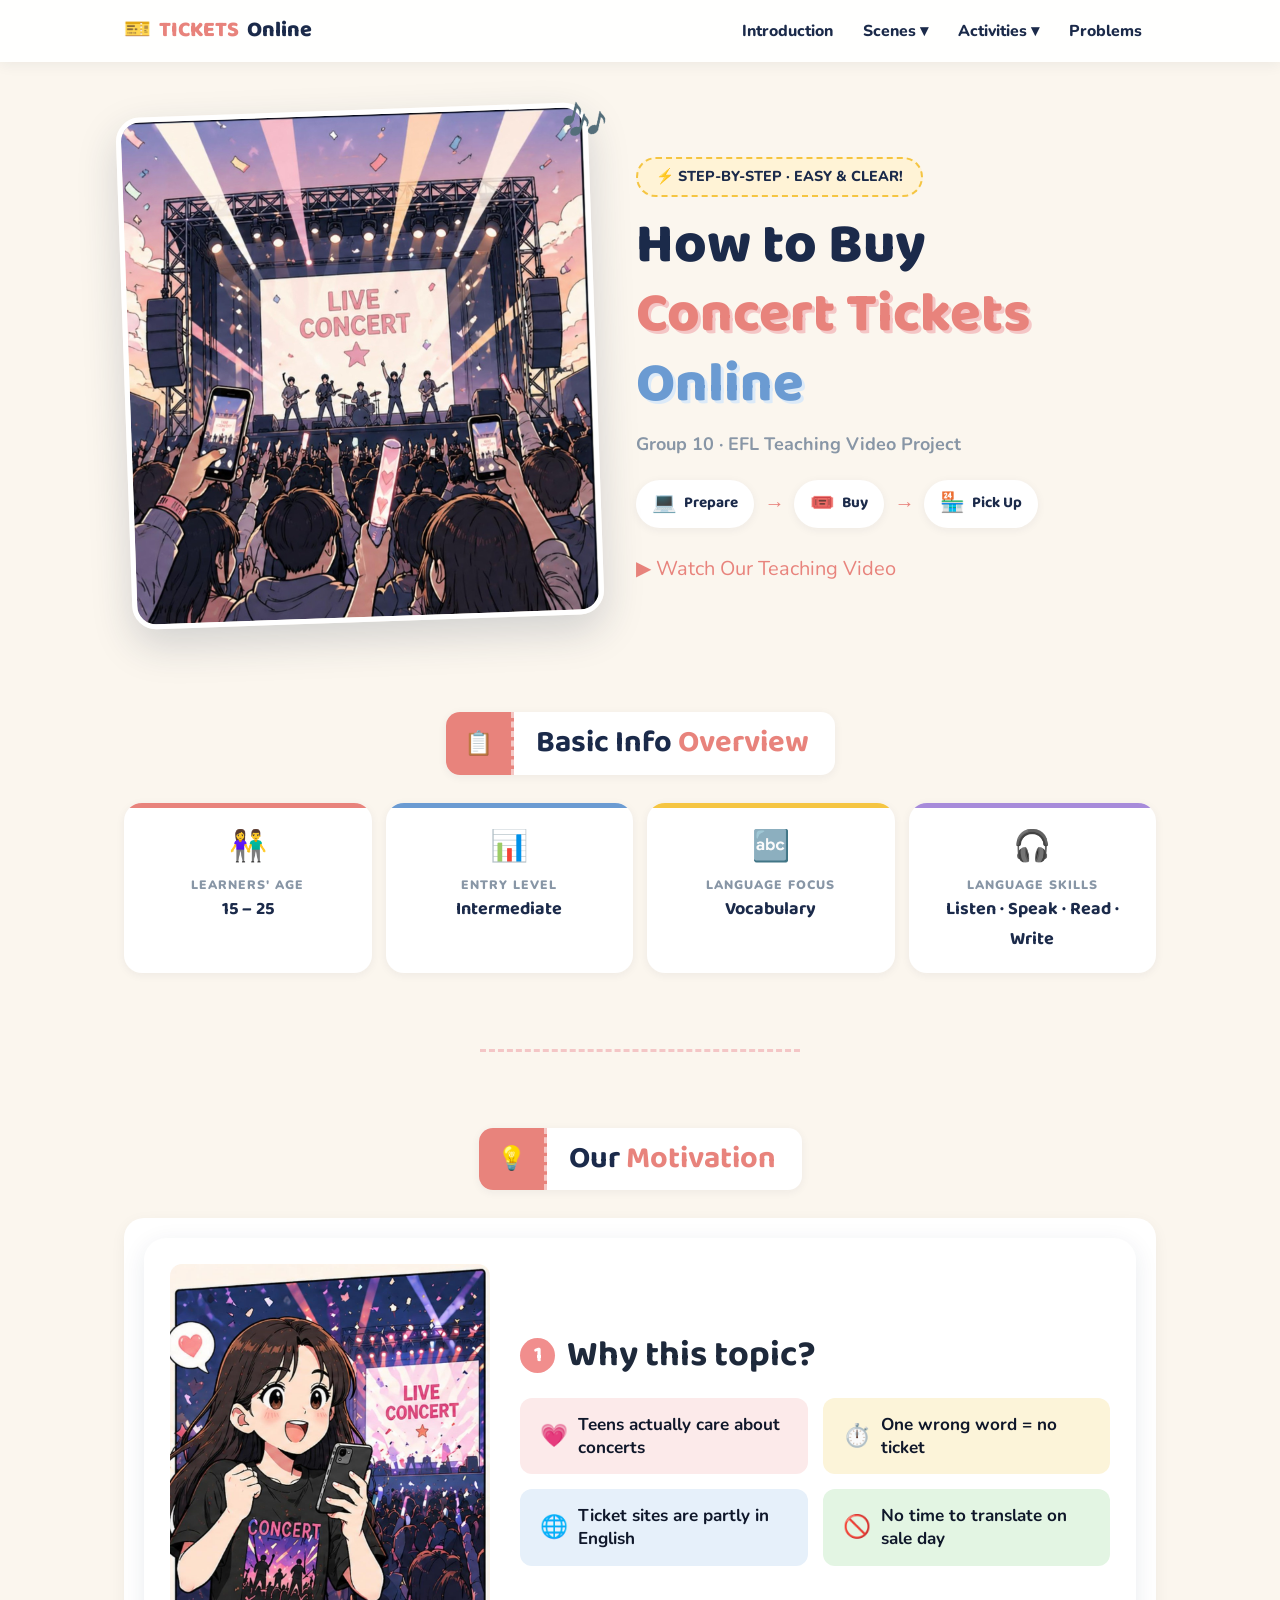
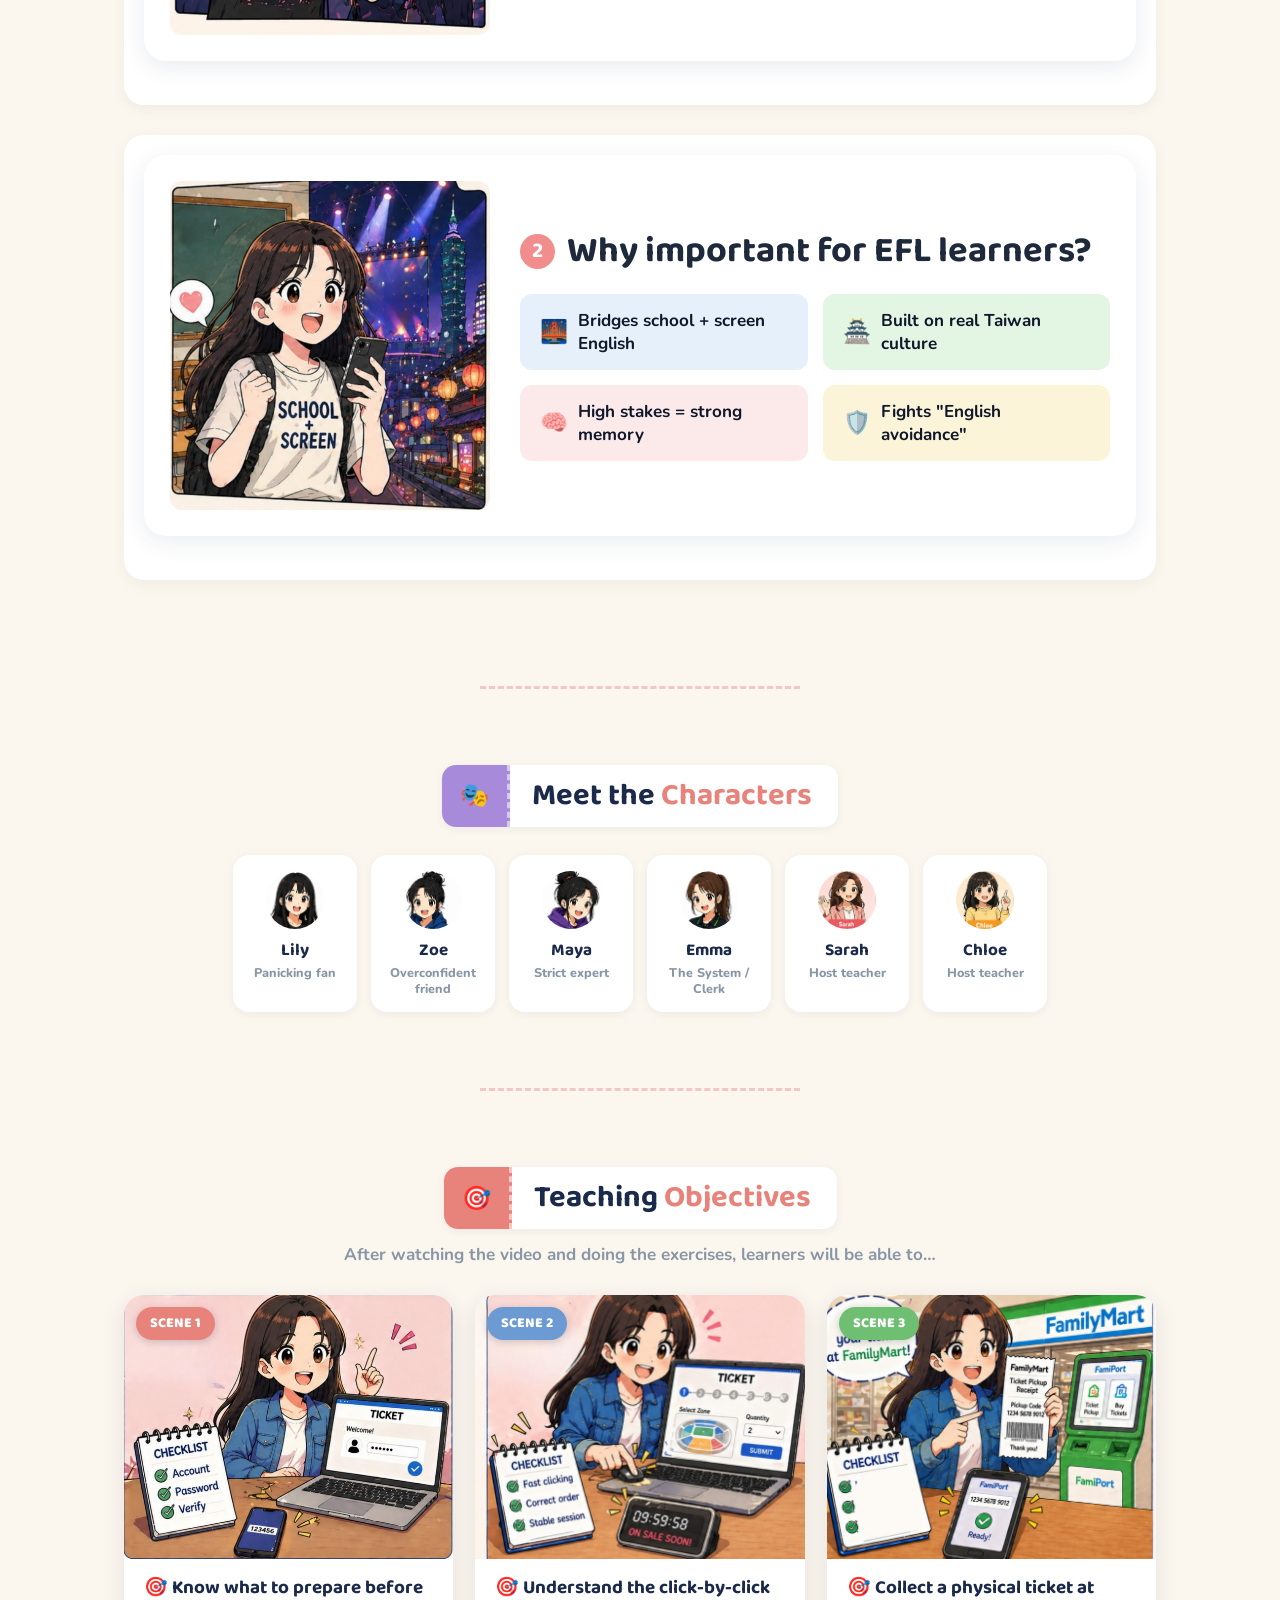
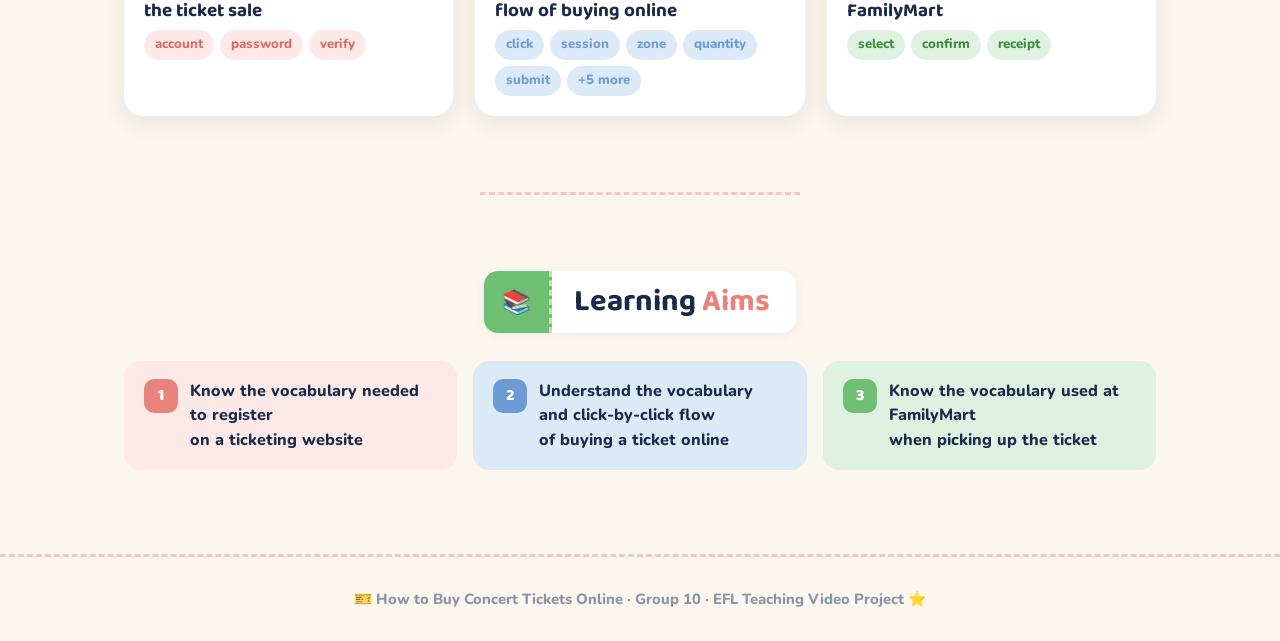
<file: index.html>
<!DOCTYPE html>
<html lang="en">
<head>
  <meta charset="UTF-8">
  <meta name="viewport" content="width=device-width, initial-scale=1.0">
  <title>How to Buy Concert Tickets Online — Group 10</title>
  <link rel="stylesheet" href="styles.css">
  <style>
    .motive-card {
      background-color: #ffffff;
      border-radius: 20px;
      padding: 20px;
      box-shadow: 0 4px 15px rgba(0,0,0,0.05);
      margin-bottom: 30px;
    }
    .motive-split {
      display: flex;
      gap: 30px;
      align-items: center;
    }
    .ms-art {
      flex: 0 0 35%;
      max-width: 320px;
    }
    .ms-art img {
      width: 100%;
      border-radius: 12px;
      display: block;
    }
    .ms-body { flex: 1; }
    .ms-body h3 {
      font-size: 2rem;
      color: #1e293b;
      display: flex;
      align-items: center;
      gap: 12px;
      margin-top: 0;
      margin-bottom: 20px;
    }
    .ms-body h3 .num {
      background-color: #f18e8d; 
      color: white;
      width: 35px;
      height: 35px;
      display: inline-flex;
      align-items: center;
      justify-content: center;
      border-radius: 50%;
      font-size: 1.2rem;
      font-weight: bold;
    }
    .reason-chips {
      display: grid;
      grid-template-columns: 1fr 1fr; /* Forces 2 columns */
      gap: 15px;
    }
    .reason-chip {
      display: flex;
      align-items: center;
      gap: 10px;
      padding: 15px 20px;
      border-radius: 12px;
      font-size: 0.95rem;
      font-weight: 700;
      color: #0f172a;
    }
    .reason-chip.p1 { background-color: #fceaea; }
    .reason-chip.p2 { background-color: #fcf4d9; }
    .reason-chip.p3 { background-color: #e6f0fa; }
    .reason-chip.p4 { background-color: #e3f5e3; }

    @media (max-width: 768px) {
      .motive-split { flex-direction: column; }
      .reason-chips { grid-template-columns: 1fr; }
    }
  </style>
</head>

<body>

<nav class="site-nav">
  <div class="nav-inner">
    <a href="index.html" class="nav-logo">🎫 <span>TICKETS</span> Online</a>
    <button class="hamburger" onclick="document.querySelector('.nav-links').classList.toggle('open')">☰</button>
    <ul class="nav-links">
      <li><a href="index.html">Introduction</a></li>
      <li class="dropdown">
        <a href="scenes.html">Scenes ▾</a>
        <div class="dropdown-menu">
          <a href="scene1.html">Scene 1 — Prepare</a>
          <a href="scene2.html">Scene 2 — Buy</a>
          <a href="scene3.html">Scene 3 — Pick Up</a>
        </div>
      </li>
      <li class="dropdown">
        <a href="activity1.html">Activities ▾</a>
        <div class="dropdown-menu">
          <a href="activity1.html">Worksheet 1</a>
          <a href="activity2.html">Worksheet 2</a>
          <a href="activity3.html">Worksheet 3</a>
        </div>
      </li>
      <li><a href="problems.html">Problems</a></li>
    </ul>
  </div>
</nav>

<!-- ============ HERO ============ -->
<div class="container">
  <div class="hero-split">
    <div class="hero-art">
      <img src="images/art-concert.jpg" alt="Live concert crowd illustration">
    </div>
    <div class="hero-copy">
      <div class="hero-badge">⚡ STEP-BY-STEP · EASY &amp; CLEAR!</div>
      <h1><span class="w1">How to Buy</span><br><span class="w2">Concert Tickets</span><br><span class="w3">Online</span></h1>
      <p class="subtitle">Group 10 · EFL Teaching Video Project</p>

      <div class="hero-steps">
        <div class="hstep"><span class="he">💻</span> Prepare</div>
        <span class="harrow">→</span>
        <div class="hstep"><span class="he">🎟️</span> Buy</div>
        <span class="harrow">→</span>
        <div class="hstep"><span class="he">🏪</span> Pick Up</div>
      </div>

      <a href="https://www.youtube.com/watch?v=paoKEVB65D4&t=3s">▶ Watch Our Teaching Video</a>
    </div>
  </div>
</div>

<div class="container">

  <!-- ============ BASIC INFO ============ -->
  <section>
    <div class="title-center">
      <div class="ticket-title">
        <div class="tt-stub">📋</div>
        <div class="tt-main">
          <h2>Basic Info <span class="accent">Overview</span></h2>
        </div>
      </div>
    </div>

    <div class="info-strip">
      <div class="info-chip c1"><div class="ic">👫</div><div class="lb">Learners' Age</div><div class="vl">15 – 25</div></div>
      <div class="info-chip c2"><div class="ic">📊</div><div class="lb">Entry Level</div><div class="vl">Intermediate</div></div>
      <div class="info-chip c3"><div class="ic">🔤</div><div class="lb">Language Focus</div><div class="vl">Vocabulary</div></div>
      <div class="info-chip c4"><div class="ic">🎧</div><div class="lb">Language Skills</div><div class="vl">Listen · Speak · Read · Write</div></div>
    </div>
  </section>

  <hr class="divider">

<!-- ============ MOTIVATION ============ -->
  <section>
    <div class="title-center">
      <div class="ticket-title">
        <div class="tt-stub">💡</div>
        <div class="tt-main">
          <h2>Our <span class="accent">Motivation</span></h2>
        </div>
      </div>
    </div>

    <div class="motive-card">
      <div class="motive-split">
        <div class="ms-art">
          <img src="images/art-fan-phone.jpg" alt="Excited fan with phone at a concert">
        </div>
        <div class="ms-body">
          <h3>
            <span class="num">1</span> Why this topic?
          </h3>
          <div class="reason-chips">
            <div class="reason-chip p1">
              <span class="re">💗</span> Teens actually care about concerts
            </div>
            <div class="reason-chip p2">
              <span class="re">⏱️</span> One wrong word = no ticket
            </div>
            <div class="reason-chip p3">
              <span class="re">🌐</span> Ticket sites are partly in English
            </div>
            <div class="reason-chip p4">
              <span class="re">🚫</span> No time to translate on sale day
            </div>
          </div>
        </div>
      </div>
    </div>

    <div class="motive-card">
      <div class="motive-split">
        <div class="ms-art">
          <img src="images/art-school-screen.jpg" alt="Student bridging school and screen English">
        </div>
        <div class="ms-body">
          <h3>
            <span class="num">2</span> Why important for EFL learners?
          </h3>
          <div class="reason-chips">
            <div class="reason-chip p3">
              <span class="re">🌉</span> Bridges school + screen English
            </div>
            <div class="reason-chip p4">
              <span class="re">🏯</span> Built on real Taiwan culture
            </div>
            <div class="reason-chip p1">
              <span class="re">🧠</span> High stakes = strong memory
            </div>
            <div class="reason-chip p2">
              <span class="re">🛡️</span> Fights "English avoidance"
            </div>
          </div>
        </div>
      </div>
    </div>
  </section>
 
  <hr class="divider">

<!-- ============ CHARACTERS ============ -->
<section>
  <div class="title-center">
    <div class="ticket-title purple">
      <div class="tt-stub">🎭</div>
      <div class="tt-main">
        <h2>Meet the <span class="accent">Characters</span></h2>
      </div>
    </div>
  </div>

  <div class="char-strip">
    <div class="char-chip">
      <img class="ca" src="images/art-lily.png" alt="Lily">
      <div class="cn">Lily</div><div class="cr">Panicking fan</div>
    </div>
    <div class="char-chip">
      <img class="ca" src="images/art-zoe.png" alt="Zoe">
      <div class="cn">Zoe</div><div class="cr">Overconfident friend</div>
    </div>
    <div class="char-chip">
      <img class="ca" src="images/art-maya.png" alt="Maya">
      <div class="cn">Maya</div><div class="cr">Strict expert</div>
    </div>
    <div class="char-chip">
      <img class="ca" src="images/art-emma.png" alt="Emma">
      <div class="cn">Emma</div><div class="cr">The System / Clerk</div>
    </div>
    <div class="char-chip">
      <img class="ca" src="images/art-sarah.jpg" alt="Teacher Sarah">
      <div class="cn">Sarah</div><div class="cr">Host teacher</div>
    </div>
    <div class="char-chip">
      <img class="ca" src="images/art-chloe.jpg" alt="Teacher Chloe">
      <div class="cn">Chloe</div><div class="cr">Host teacher</div>
    </div>
  </div>
</section>
<hr class="divider">

  <!-- ============ TEACHING OBJECTIVES (scene cards) ============ -->
  <section>
    <div class="title-center">
      <div class="ticket-title">
        <div class="tt-stub">🎯</div>
        <div class="tt-main">
          <h2>Teaching <span class="accent">Objectives</span></h2>
        </div>
      </div>
    </div>
    <p class="section-sub">After watching the video and doing the exercises, learners will be able to…</p>

    <div class="scene-cards">
      <a href="scene1.html" class="scene-card">
        <div class="sc-img">
          <img src="images/art-scene1.jpg" alt="Scene 1 — preparing account with checklist">
          <span class="sc-tag s1">SCENE 1</span>
        </div>
        <div class="sc-body">
          <h3>🎯 Know what to prepare before the ticket sale</h3>
          <div class="vocab-pills">
            <span class="vocab-pill">account</span>
            <span class="vocab-pill">password</span>
            <span class="vocab-pill">verify</span>
          </div>
        </div>
      </a>
      <a href="scene2.html" class="scene-card">
        <div class="sc-img">
          <img src="images/art-scene2.jpg" alt="Scene 2 — racing to buy tickets online">
          <span class="sc-tag s2">SCENE 2</span>
        </div>
        <div class="sc-body">
          <h3>🎯 Understand the click-by-click flow of buying online</h3>
          <div class="vocab-pills">
            <span class="vocab-pill blue">click</span>
            <span class="vocab-pill blue">session</span>
            <span class="vocab-pill blue">zone</span>
            <span class="vocab-pill blue">quantity</span>
            <span class="vocab-pill blue">submit</span>
            <span class="vocab-pill blue">+5 more</span>
          </div>
        </div>
      </a>
      <a href="scene3.html" class="scene-card">
        <div class="sc-img">
          <img src="images/art-scene3.jpg" alt="Scene 3 — picking up ticket at FamilyMart">
          <span class="sc-tag s3">SCENE 3</span>
        </div>
        <div class="sc-body">
          <h3>🎯 Collect a physical ticket at FamilyMart</h3>
          <div class="vocab-pills">
            <span class="vocab-pill green">select</span>
            <span class="vocab-pill green">confirm</span>
            <span class="vocab-pill green">receipt</span>
          </div>
        </div>
      </a>
    </div>
  </section>

  <hr class="divider">

  <!-- ============ LEARNING AIMS ============ -->
  <section>
    <div class="title-center">
      <div class="ticket-title green">
        <div class="tt-stub">📚</div>
        <div class="tt-main">
          <h2>Learning <span class="accent">Aims</span></h2>
        </div>
      </div>
    </div>

    <div class="aims-row">
<div class="aim-card s1">
  <span class="an">1</span>
  Know the vocabulary needed to register<br>
  on a ticketing website
</div>

<div class="aim-card s2">
  <span class="an">2</span>
  Understand the vocabulary and click-by-click flow<br>
  of buying a ticket online
</div>

<div class="aim-card s3">
  <span class="an">3</span>
  Know the vocabulary used at FamilyMart<br>
  when picking up the ticket
</div>
    </div>
  </section>

</div>

<footer class="site-footer">
  🎫 How to Buy Concert Tickets Online · Group 10 · EFL Teaching Video Project ⭐
</footer>

</body>
</html>
</file>
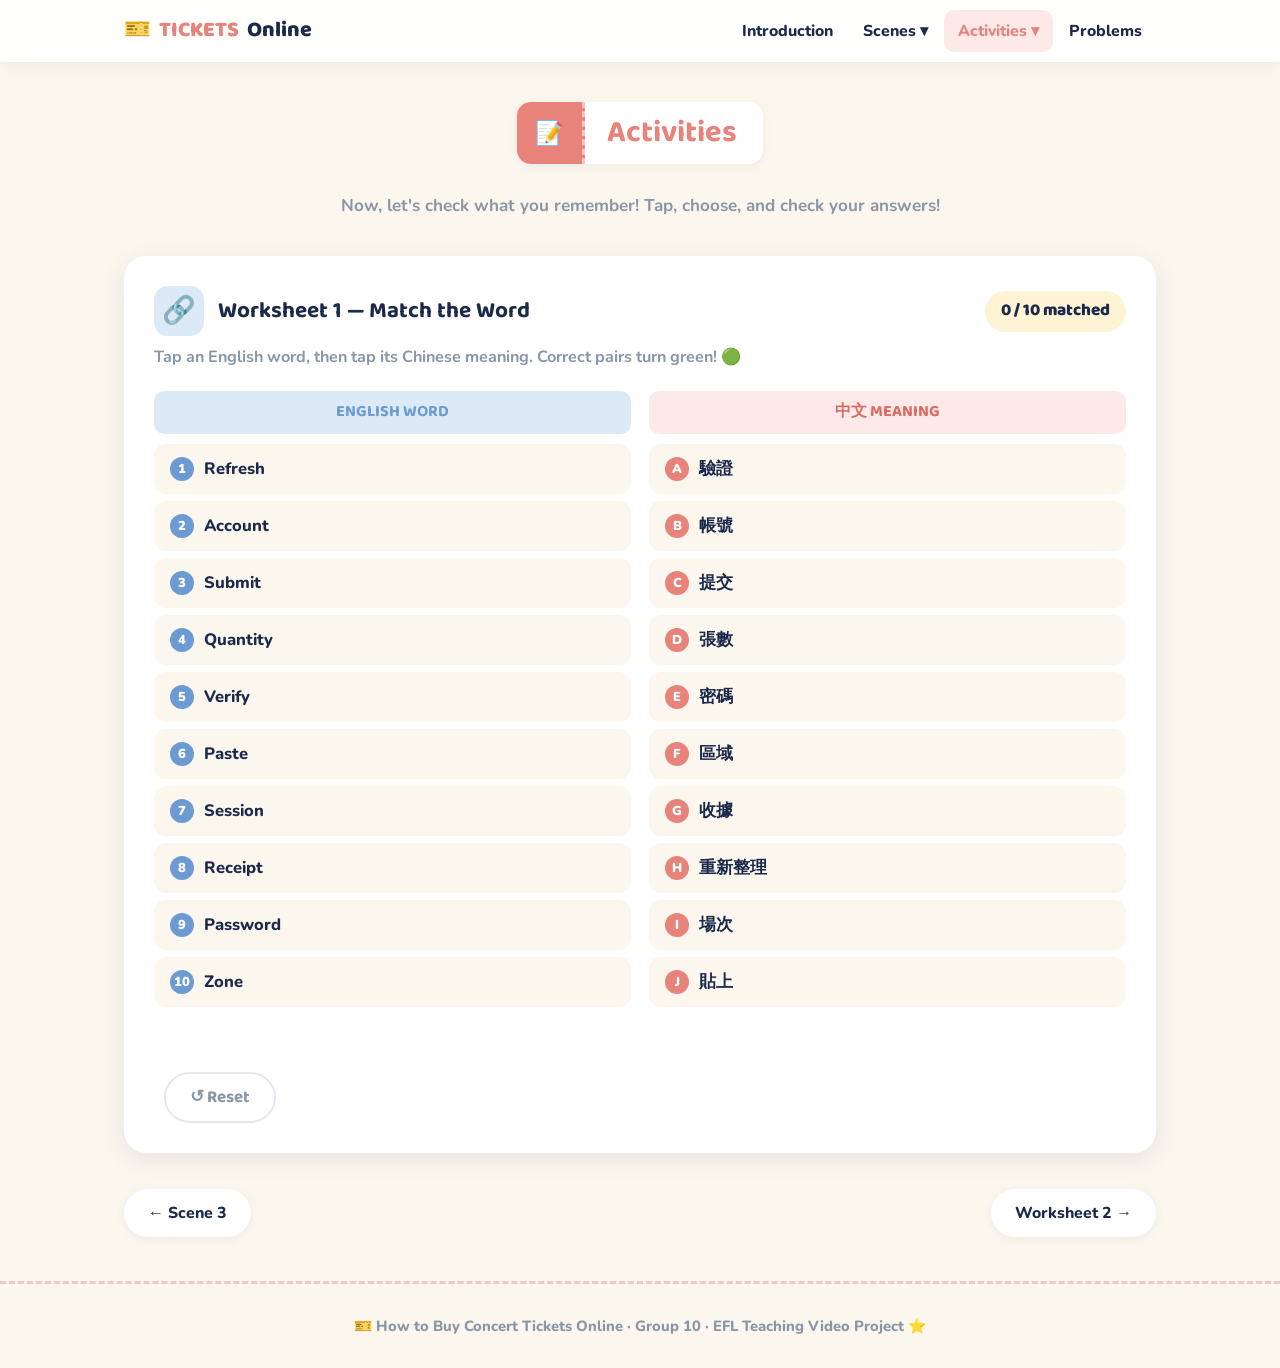
<file: activities.html>
<!DOCTYPE html>
<html lang="en">
<head>
  <meta charset="UTF-8">
  <meta name="viewport" content="width=device-width, initial-scale=1.0">
  <title>Worksheet 1 — How to Buy Concert Tickets Online</title>
  <link rel="stylesheet" href="styles.css">
</head>
<body>

<nav class="site-nav">
  <div class="nav-inner">
    <a href="index.html" class="nav-logo">🎫 <span>TICKETS</span> Online</a>
    <button class="hamburger" onclick="document.querySelector('.nav-links').classList.toggle('open')">☰</button>
    <ul class="nav-links">
      <li><a href="index.html">Introduction</a></li>
      <li class="dropdown">
        <a href="scenes.html">Scenes ▾</a>
        <div class="dropdown-menu">
          <a href="scene1.html">Scene 1 — Prepare</a>
          <a href="scene2.html">Scene 2 — Buy</a>
          <a href="scene3.html">Scene 3 — Pick Up</a>
        </div>
      </li>
      <li class="dropdown">
        <a href="activity1.html" class="active">Activities ▾</a>
        <div class="dropdown-menu">
          <a href="activity1.html">Worksheet 1</a>
          <a href="activity2.html">Worksheet 2</a>
          <a href="activity3.html">Worksheet 3</a>
        </div>
      </li>
      <li><a href="problems.html">Problems</a></li>
    </ul>
  </div>
</nav>

<div class="container">

  <section style="text-align:center; padding-bottom:10px;">
    <div class="ticket-title">
      <div class="tt-stub">📝</div>
      <div class="tt-main">
        <h2><span class="accent">Activities</span></h2>
      </div>
    </div>
    <p class="section-sub" style="margin-top:0;">Now, let's check what you remember! Tap, choose, and check your answers!</p>
  </section>

  <div class="ws-card">
    <div class="ws-head">
      <div class="ws-icon" style="background:var(--blue-light)">🔗</div>
      <h3>Worksheet 1 — Match the Word</h3>
      <div class="ws-score" id="match-score">0 / 10 matched</div>
    </div>
    <p class="ws-instructions">Tap an English word, then tap its Chinese meaning. Correct pairs turn green! 🟢</p>

    <div class="match-board">
      <div>
        <div class="match-col-head mch-en">ENGLISH WORD</div>
        <div id="match-en"></div>
      </div>
      <div>
        <div class="match-col-head mch-zh">中文 MEANING</div>
        <div id="match-zh"></div>
      </div>
    </div>
    <div class="ws-result" id="match-result"></div>
    <button class="reset-btn" onclick="initMatch()">↺ Reset</button>
  </div>

  <div class="page-nav">
    <a href="scene3.html">← Scene 3</a>
    <a href="activity2.html">Worksheet 2 →</a>
  </div>

</div>

<footer class="site-footer">
  🎫 How to Buy Concert Tickets Online · Group 10 · EFL Teaching Video Project ⭐
</footer>

<script>
/* ============ WORKSHEET 1: MATCHING ============ */
const matchPairs = [
  ['Refresh','重新整理'], ['Account','帳號'], ['Submit','提交'],
  ['Quantity','張數'], ['Verify','驗證'], ['Paste','貼上'],
  ['Session','場次'], ['Receipt','收據'], ['Password','密碼'], ['Zone','區域']
];
let selEn = null, matchedCount = 0;

function shuffle(a) { return a.map(v=>[Math.random(),v]).sort((x,y)=>x[0]-y[0]).map(v=>v[1]); }

function initMatch() {
  matchedCount = 0; selEn = null;
  document.getElementById('match-score').textContent = '0 / 10 matched';
  document.getElementById('match-result').textContent = '';
  document.getElementById('match-result').className = 'ws-result';

  const enCol = document.getElementById('match-en');
  const zhCol = document.getElementById('match-zh');
  enCol.innerHTML = ''; zhCol.innerHTML = '';

  matchPairs.forEach((p,i) => {
    const b = document.createElement('button');
    b.className = 'match-btn'; b.dataset.pair = i;
    b.innerHTML = '<span style="width:24px;height:24px;flex-shrink:0;background:var(--blue);color:#fff;border-radius:50%;display:inline-flex;align-items:center;justify-content:center;font-size:.72rem;font-weight:900;">' + (i+1) + '</span> ' + p[0];
    b.onclick = () => selectEn(b);
    enCol.appendChild(b);
  });

  const letters = 'ABCDEFGHIJ';
  shuffle(matchPairs.map((p,i)=>({zh:p[1],pair:i}))).forEach((item,j) => {
    const b = document.createElement('button');
    b.className = 'match-btn'; b.dataset.pair = item.pair;
    b.innerHTML = '<span style="width:24px;height:24px;flex-shrink:0;background:var(--coral);color:#fff;border-radius:50%;display:inline-flex;align-items:center;justify-content:center;font-size:.72rem;font-weight:900;">' + letters[j] + '</span> ' + item.zh;
    b.onclick = () => selectZh(b);
    zhCol.appendChild(b);
  });
}

function selectEn(btn) {
  if (btn.classList.contains('matched')) return;
  document.querySelectorAll('#match-en .match-btn').forEach(b=>b.classList.remove('selected'));
  btn.classList.add('selected');
  selEn = btn;
}

function selectZh(btn) {
  if (btn.classList.contains('matched') || !selEn) return;
  if (btn.dataset.pair === selEn.dataset.pair) {
    btn.classList.add('matched'); selEn.classList.add('matched');
    selEn.classList.remove('selected');
    btn.disabled = true; selEn.disabled = true;
    selEn = null;
    matchedCount++;
    document.getElementById('match-score').textContent = matchedCount + ' / 10 matched';
    if (matchedCount === 10) {
      const r = document.getElementById('match-result');
      r.textContent = '🎉 Perfect! You matched all 10 words!';
      r.className = 'ws-result good';
    }
  } else {
    btn.classList.add('wrong'); selEn.classList.add('wrong');
    setTimeout(() => {
      btn.classList.remove('wrong');
      if (selEn) selEn.classList.remove('wrong');
    }, 380);
  }
}

initMatch();
</script>

</body>
</html>
</file>
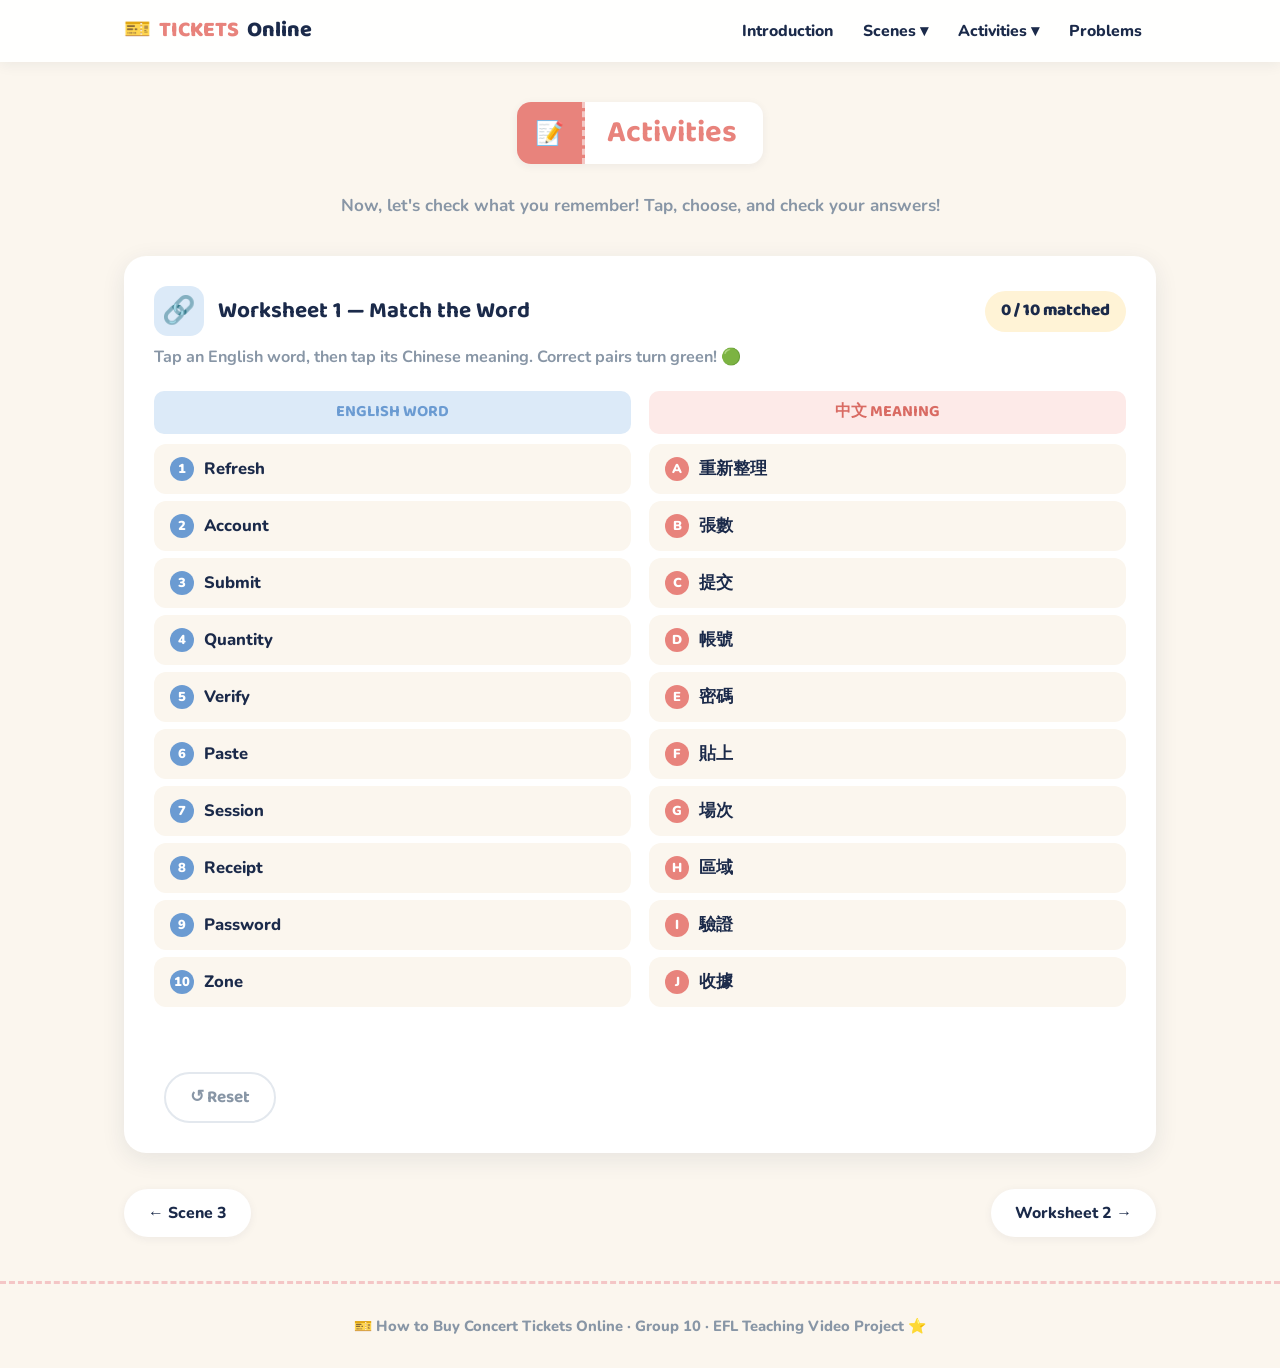
<file: activity1.html>
<!DOCTYPE html>
<html lang="en">
<head>
  <meta charset="UTF-8">
  <meta name="viewport" content="width=device-width, initial-scale=1.0">
  <title>Worksheet 1 — How to Buy Concert Tickets Online</title>
  <link rel="stylesheet" href="styles.css">
</head>
<body>

<nav class="site-nav">
  <div class="nav-inner">
    <a href="index.html" class="nav-logo">🎫 <span>TICKETS</span> Online</a>
    <button class="hamburger" onclick="document.querySelector('.nav-links').classList.toggle('open')">☰</button>
    <ul class="nav-links">
      <li><a href="index.html">Introduction</a></li>
      <li class="dropdown">
        <a href="scenes.html">Scenes ▾</a>
        <div class="dropdown-menu">
          <a href="scene1.html">Scene 1 — Prepare</a>
          <a href="scene2.html">Scene 2 — Buy</a>
          <a href="scene3.html">Scene 3 — Pick Up</a>
        </div>
      </li>
      <li class="dropdown">
        <a href="activity1.html">Activities ▾</a>
        <div class="dropdown-menu">
          <a href="activity1.html">Worksheet 1</a>
          <a href="activity2.html">Worksheet 2</a>
          <a href="activity3.html">Worksheet 3</a>
        </div>
      </li>
      <li><a href="problems.html">Problems</a></li>
    </ul>
  </div>
</nav>

<div class="container">

  <section style="text-align:center; padding-bottom:10px;">
    <div class="ticket-title">
      <div class="tt-stub">📝</div>
      <div class="tt-main">
        <h2><span class="accent">Activities</span></h2>
      </div>
    </div>
    <p class="section-sub" style="margin-top:0;">Now, let's check what you remember! Tap, choose, and check your answers!</p>
  </section>

  <div class="ws-card">
    <div class="ws-head">
      <div class="ws-icon" style="background:var(--blue-light)">🔗</div>
      <h3>Worksheet 1 — Match the Word</h3>
      <div class="ws-score" id="match-score">0 / 10 matched</div>
    </div>
    <p class="ws-instructions">Tap an English word, then tap its Chinese meaning. Correct pairs turn green! 🟢</p>

    <div class="match-board">
      <div>
        <div class="match-col-head mch-en">ENGLISH WORD</div>
        <div id="match-en"></div>
      </div>
      <div>
        <div class="match-col-head mch-zh">中文 MEANING</div>
        <div id="match-zh"></div>
      </div>
    </div>
    <div class="ws-result" id="match-result"></div>
    <button class="reset-btn" onclick="initMatch()">↺ Reset</button>
  </div>

  <div class="page-nav">
    <a href="scene3.html">← Scene 3</a>
    <a href="activity2.html">Worksheet 2 →</a>
  </div>

</div>

<footer class="site-footer">
  🎫 How to Buy Concert Tickets Online · Group 10 · EFL Teaching Video Project ⭐
</footer>

<script>
/* ============ WORKSHEET 1: MATCHING ============ */
const matchPairs = [
  ['Refresh','重新整理'], ['Account','帳號'], ['Submit','提交'],
  ['Quantity','張數'], ['Verify','驗證'], ['Paste','貼上'],
  ['Session','場次'], ['Receipt','收據'], ['Password','密碼'], ['Zone','區域']
];
let selEn = null, matchedCount = 0;

function shuffle(a) { return a.map(v=>[Math.random(),v]).sort((x,y)=>x[0]-y[0]).map(v=>v[1]); }

function initMatch() {
  matchedCount = 0; selEn = null;
  document.getElementById('match-score').textContent = '0 / 10 matched';
  document.getElementById('match-result').textContent = '';
  document.getElementById('match-result').className = 'ws-result';

  const enCol = document.getElementById('match-en');
  const zhCol = document.getElementById('match-zh');
  enCol.innerHTML = ''; zhCol.innerHTML = '';

  matchPairs.forEach((p,i) => {
    const b = document.createElement('button');
    b.className = 'match-btn'; b.dataset.pair = i;
    b.innerHTML = '<span style="width:24px;height:24px;flex-shrink:0;background:var(--blue);color:#fff;border-radius:50%;display:inline-flex;align-items:center;justify-content:center;font-size:.72rem;font-weight:900;">' + (i+1) + '</span> ' + p[0];
    b.onclick = () => selectEn(b);
    enCol.appendChild(b);
  });

  const letters = 'ABCDEFGHIJ';
  shuffle(matchPairs.map((p,i)=>({zh:p[1],pair:i}))).forEach((item,j) => {
    const b = document.createElement('button');
    b.className = 'match-btn'; b.dataset.pair = item.pair;
    b.innerHTML = '<span style="width:24px;height:24px;flex-shrink:0;background:var(--coral);color:#fff;border-radius:50%;display:inline-flex;align-items:center;justify-content:center;font-size:.72rem;font-weight:900;">' + letters[j] + '</span> ' + item.zh;
    b.onclick = () => selectZh(b);
    zhCol.appendChild(b);
  });
}

function selectEn(btn) {
  if (btn.classList.contains('matched')) return;
  document.querySelectorAll('#match-en .match-btn').forEach(b=>b.classList.remove('selected'));
  btn.classList.add('selected');
  selEn = btn;
}

function selectZh(btn) {
  if (btn.classList.contains('matched') || !selEn) return;
  if (btn.dataset.pair === selEn.dataset.pair) {
    btn.classList.add('matched'); selEn.classList.add('matched');
    selEn.classList.remove('selected');
    btn.disabled = true; selEn.disabled = true;
    selEn = null;
    matchedCount++;
    document.getElementById('match-score').textContent = matchedCount + ' / 10 matched';
    if (matchedCount === 10) {
      const r = document.getElementById('match-result');
      r.textContent = '🎉 Perfect! You matched all 10 words!';
      r.className = 'ws-result good';
    }
  } else {
    btn.classList.add('wrong'); selEn.classList.add('wrong');
    setTimeout(() => {
      btn.classList.remove('wrong');
      if (selEn) selEn.classList.remove('wrong');
    }, 380);
  }
}

initMatch();
</script>

</body>
</html>
</file>
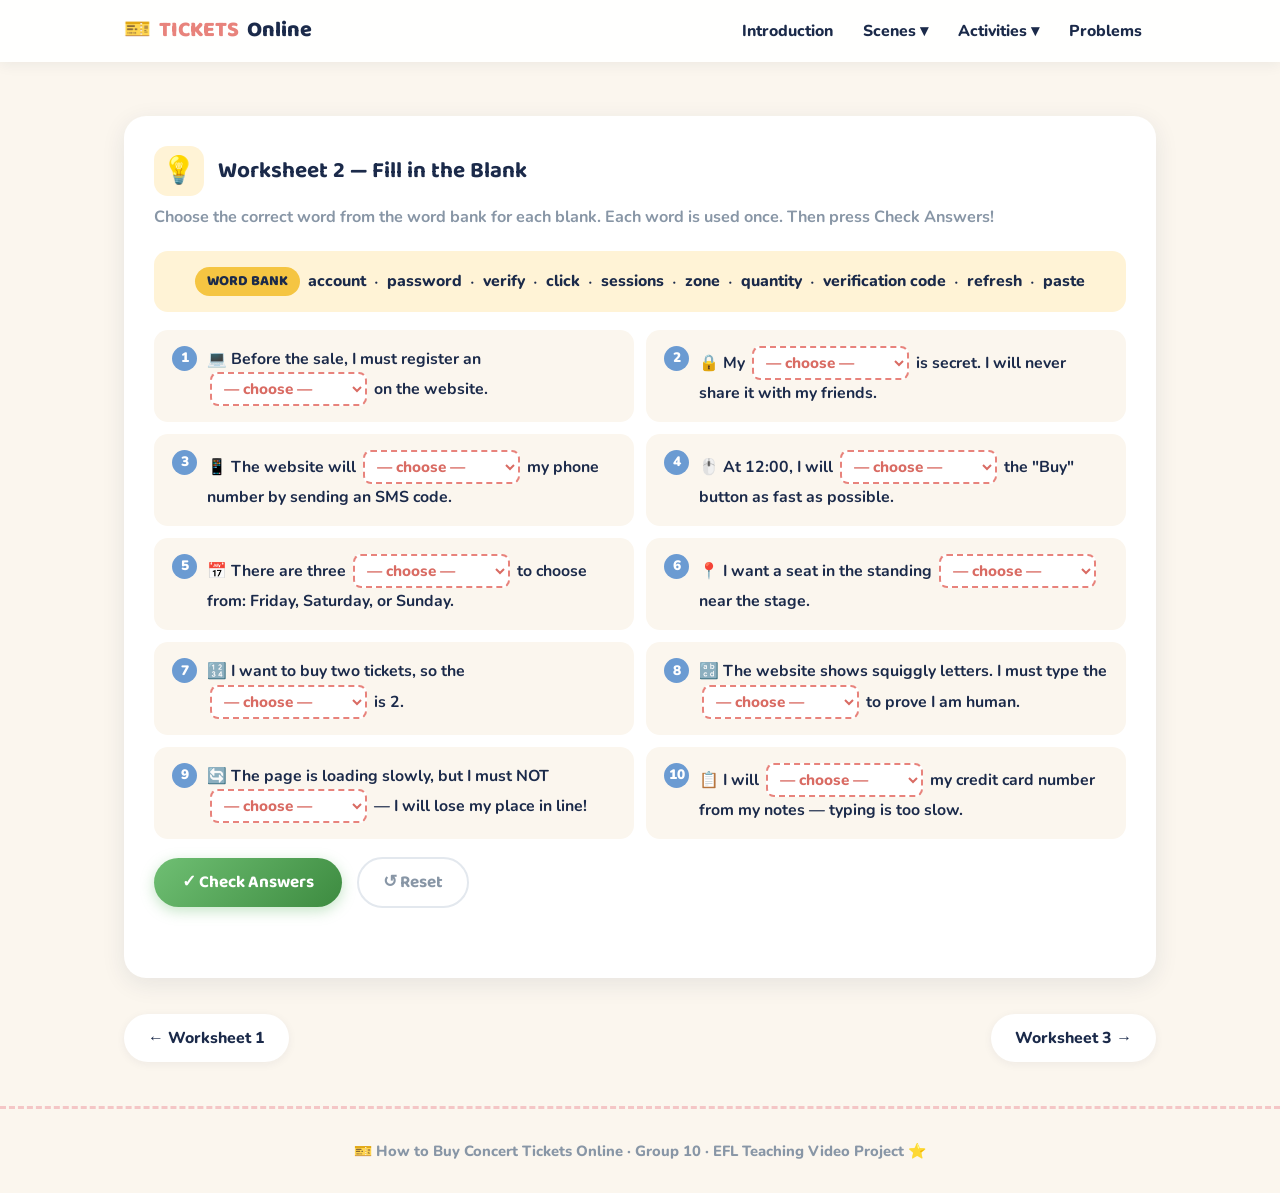
<file: activity2.html>
<!DOCTYPE html>
<html lang="en">
<head>
  <meta charset="UTF-8">
  <meta name="viewport" content="width=device-width, initial-scale=1.0">
  <title>Worksheet 2 — How to Buy Concert Tickets Online</title>
  <link rel="stylesheet" href="styles.css">
</head>
<body>

<nav class="site-nav">
  <div class="nav-inner">
    <a href="index.html" class="nav-logo">🎫 <span>TICKETS</span> Online</a>
    <button class="hamburger" onclick="document.querySelector('.nav-links').classList.toggle('open')">☰</button>
    <ul class="nav-links">
      <li><a href="index.html">Introduction</a></li>
      <li class="dropdown">
        <a href="scenes.html">Scenes ▾</a>
        <div class="dropdown-menu">
          <a href="scene1.html">Scene 1 — Prepare</a>
          <a href="scene2.html">Scene 2 — Buy</a>
          <a href="scene3.html">Scene 3 — Pick Up</a>
        </div>
      </li>
      <li class="dropdown">
        <a href="activity1.html">Activities ▾</a>
        <div class="dropdown-menu">
          <a href="activity1.html">Worksheet 1</a>
          <a href="activity2.html">Worksheet 2</a>
          <a href="activity3.html">Worksheet 3</a>
        </div>
      </li>
      <li><a href="problems.html">Problems</a></li>
    </ul>
  </div>
</nav>

<div class="container">

<p class="section-sub" style="margin-top:0;">&nbsp;</p>

  <div class="ws-card">
    <div class="ws-head">
      <div class="ws-icon" style="background:var(--yellow-light)">💡</div>
      <h3>Worksheet 2 — Fill in the Blank</h3>
    </div>
    <p class="ws-instructions">Choose the correct word from the word bank for each blank. Each word is used once. Then press <b>Check Answers</b>!</p>

    <div class="word-bank">
      <span class="wb-label">WORD BANK</span>
      <span class="wbw">account</span><span>·</span>
      <span class="wbw">password</span><span>·</span>
      <span class="wbw">verify</span><span>·</span>
      <span class="wbw">click</span><span>·</span>
      <span class="wbw">sessions</span><span>·</span>
      <span class="wbw">zone</span><span>·</span>
      <span class="wbw">quantity</span><span>·</span>
      <span class="wbw">verification code</span><span>·</span>
      <span class="wbw">refresh</span><span>·</span>
      <span class="wbw">paste</span>
    </div>

    <div class="fitb-grid" id="fitb-grid"></div>

    <button class="check-btn" onclick="checkFitb()">✓ Check Answers</button>
    <button class="reset-btn" onclick="initFitb()">↺ Reset</button>
    <div class="ws-result" id="fitb-result"></div>
  </div>

  <div class="page-nav">
    <a href="activity1.html">← Worksheet 1</a>
    <a href="activity3.html">Worksheet 3 →</a>
  </div>

</div>

<footer class="site-footer">
  🎫 How to Buy Concert Tickets Online · Group 10 · EFL Teaching Video Project ⭐
</footer>

<script>
/* ============ WORKSHEET 2: FILL IN THE BLANK ============ */
const fitbData = [
  {pre:'Before the sale, I must register an ', post:' on the website.', ans:'account', icon:'💻'},
  {pre:'My ', post:' is secret. I will never share it with my friends.', ans:'password', icon:'🔒'},
  {pre:'The website will ', post:' my phone number by sending an SMS code.', ans:'verify', icon:'📱'},
  {pre:'At 12:00, I will ', post:' the "Buy" button as fast as possible.', ans:'click', icon:'🖱️'},
  {pre:'There are three ', post:' to choose from: Friday, Saturday, or Sunday.', ans:'sessions', icon:'📅'},
  {pre:'I want a seat in the standing ', post:' near the stage.', ans:'zone', icon:'📍'},
  {pre:'I want to buy two tickets, so the ', post:' is 2.', ans:'quantity', icon:'🔢'},
  {pre:'The website shows squiggly letters. I must type the ', post:' to prove I am human.', ans:'verification code', icon:'🔡'},
  {pre:'The page is loading slowly, but I must NOT ', post:' — I will lose my place in line!', ans:'refresh', icon:'🔄'},
  {pre:'I will ', post:' my credit card number from my notes — typing is too slow.', ans:'paste', icon:'📋'}
];
const fitbOptions = ['account','password','verify','click','sessions','zone','quantity','verification code','refresh','paste'];

function initFitb() {
  const g = document.getElementById('fitb-grid');
  g.innerHTML = '';
  document.getElementById('fitb-result').textContent = '';
  document.getElementById('fitb-result').className = 'ws-result';
  fitbData.forEach((d,i) => {
    const div = document.createElement('div');
    div.className = 'fitb-item';
    let sel = '<select class="fitb-select" id="fitb-' + i + '"><option value="">— choose —</option>';
    fitbOptions.forEach(o => sel += '<option value="' + o + '">' + o + '</option>');
    sel += '</select>';
    div.innerHTML = '<span class="num">' + (i+1) + '</span><span>' + d.icon + ' ' + d.pre + sel + d.post + '</span>';
    g.appendChild(div);
  });
}

function checkFitb() {
  let correct = 0;
  fitbData.forEach((d,i) => {
    const sel = document.getElementById('fitb-' + i);
    const item = sel.closest('.fitb-item');
    item.classList.remove('correct','incorrect');
    if (sel.value === d.ans) { item.classList.add('correct'); correct++; }
    else { item.classList.add('incorrect'); }
  });
  const r = document.getElementById('fitb-result');
  if (correct === 10) {
    r.textContent = '🎉 Perfect score! 10 / 10 — you are ready for sale day!';
    r.className = 'ws-result good';
  } else {
    r.textContent = '📊 You got ' + correct + ' / 10 correct. Red blanks need another try!';
    r.className = 'ws-result bad';
  }
}

initFitb();
</script>

</body>
</html>
</file>
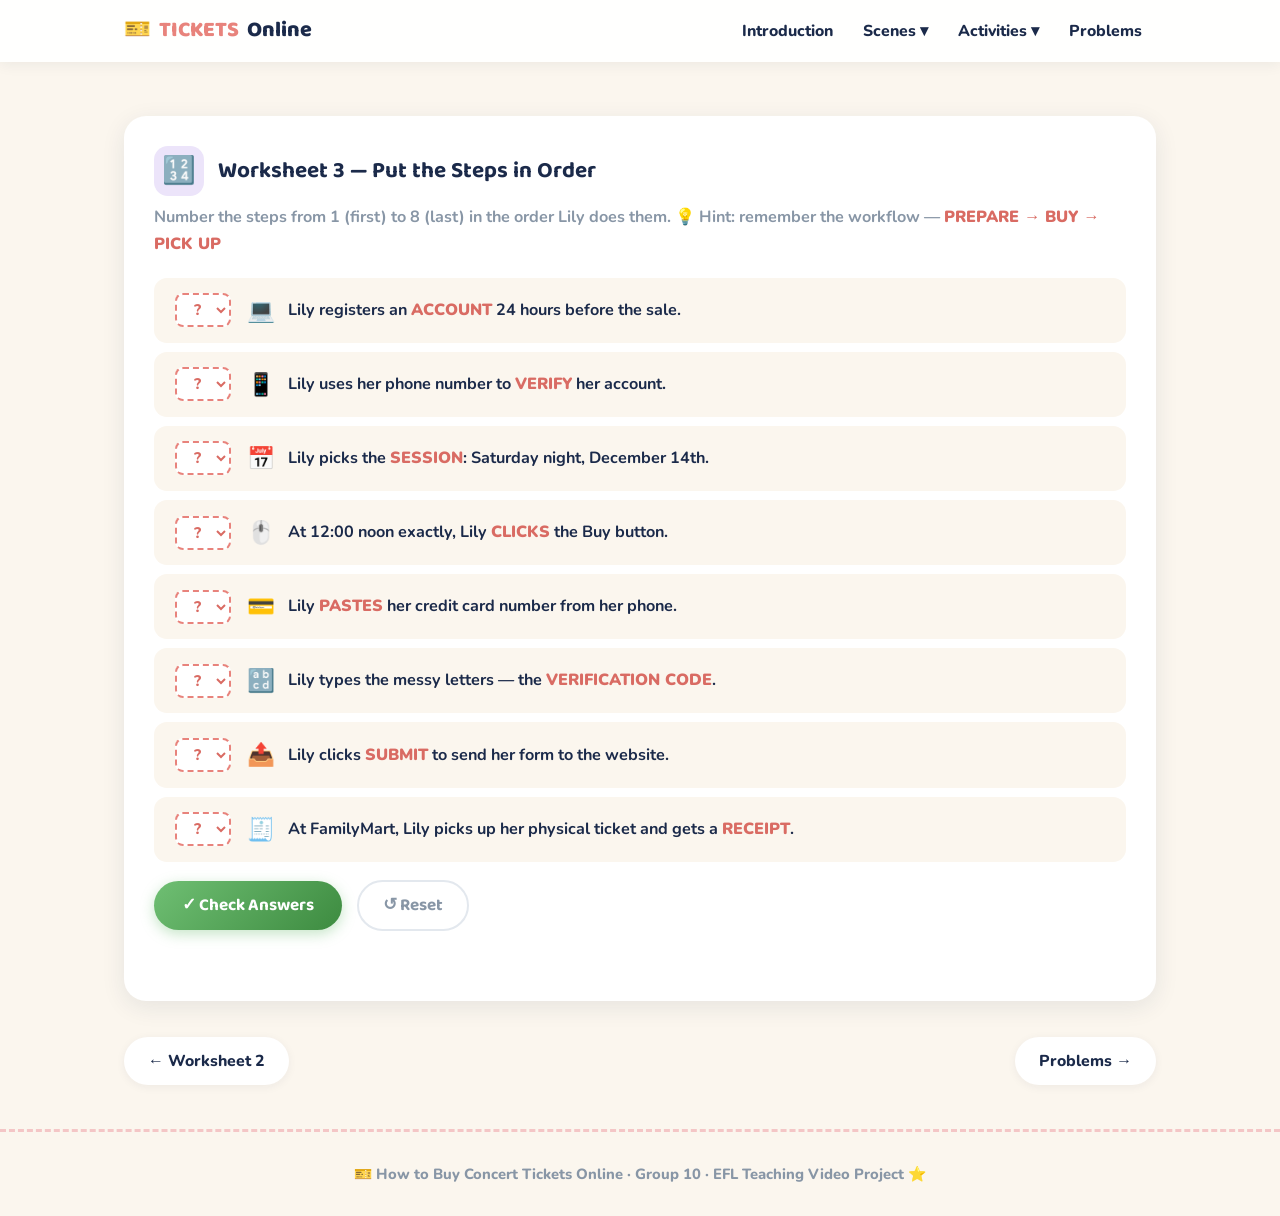
<file: activity3.html>
<!DOCTYPE html>
<html lang="en">
<head>
  <meta charset="UTF-8">
  <meta name="viewport" content="width=device-width, initial-scale=1.0">
  <title>Worksheet 3 — How to Buy Concert Tickets Online</title>
  <link rel="stylesheet" href="styles.css">
</head>
<body>

<nav class="site-nav">
  <div class="nav-inner">
    <a href="index.html" class="nav-logo">🎫 <span>TICKETS</span> Online</a>
    <button class="hamburger" onclick="document.querySelector('.nav-links').classList.toggle('open')">☰</button>
    <ul class="nav-links">
      <li><a href="index.html">Introduction</a></li>
      <li class="dropdown">
        <a href="scenes.html">Scenes ▾</a>
        <div class="dropdown-menu">
          <a href="scene1.html">Scene 1 — Prepare</a>
          <a href="scene2.html">Scene 2 — Buy</a>
          <a href="scene3.html">Scene 3 — Pick Up</a>
        </div>
      </li>
      <li class="dropdown">
        <a href="activity1.html">Activities ▾</a>
        <div class="dropdown-menu">
          <a href="activity1.html">Worksheet 1</a>
          <a href="activity2.html">Worksheet 2</a>
          <a href="activity3.html">Worksheet 3</a>
        </div>
      </li>
      <li><a href="problems.html">Problems</a></li>
    </ul>
  </div>
</nav>

<div class="container">
   
<p class="section-sub" style="margin-top:0;">&nbsp;</p>

  <div class="ws-card">
    <div class="ws-head">
      <div class="ws-icon" style="background:var(--purple-light)">🔢</div>
      <h3>Worksheet 3 — Put the Steps in Order</h3>
    </div>
    <p class="ws-instructions">Number the steps from <b>1</b> (first) to <b>8</b> (last) in the order Lily does them. 💡 <b>Hint:</b> remember the workflow — <span style="color:var(--coral-dark); font-weight:900;">PREPARE → BUY → PICK UP</span></p>

    <div class="order-list" id="order-list"></div>

    <button class="check-btn" onclick="checkOrder()">✓ Check Answers</button>
    <button class="reset-btn" onclick="initOrder()">↺ Reset</button>
    <div class="ws-result" id="order-result"></div>
  </div>

  <div class="page-nav">
    <a href="activity2.html">← Worksheet 2</a>
    <a href="problems.html">Problems →</a>
  </div>

</div>

<footer class="site-footer">
  🎫 How to Buy Concert Tickets Online · Group 10 · EFL Teaching Video Project ⭐
</footer>

<script>
/* ============ WORKSHEET 3: ORDER ============ */
const orderData = [
  {text:'Lily registers an <span class="order-vocab">ACCOUNT</span> 24 hours before the sale.', ans:1, icon:'💻'},
  {text:'Lily uses her phone number to <span class="order-vocab">VERIFY</span> her account.', ans:2, icon:'📱'},
  {text:'Lily picks the <span class="order-vocab">SESSION</span>: Saturday night, December 14th.', ans:4, icon:'📅'},
  {text:'At 12:00 noon exactly, Lily <span class="order-vocab">CLICKS</span> the Buy button.', ans:3, icon:'🖱️'},
  {text:'Lily <span class="order-vocab">PASTES</span> her credit card number from her phone.', ans:7, icon:'💳'},
  {text:'Lily types the messy letters — the <span class="order-vocab">VERIFICATION CODE</span>.', ans:5, icon:'🔡'},
  {text:'Lily clicks <span class="order-vocab">SUBMIT</span> to send her form to the website.', ans:6, icon:'📤'},
  {text:'At FamilyMart, Lily picks up her physical ticket and gets a <span class="order-vocab">RECEIPT</span>.', ans:8, icon:'🧾'}
];

function initOrder() {
  const l = document.getElementById('order-list');
  l.innerHTML = '';
  document.getElementById('order-result').textContent = '';
  document.getElementById('order-result').className = 'ws-result';
  orderData.forEach((d,i) => {
    const div = document.createElement('div');
    div.className = 'order-item';
    let sel = '<select class="order-select" id="order-' + i + '"><option value="">?</option>';
    for (let n=1; n<=8; n++) sel += '<option value="' + n + '">' + n + '</option>';
    sel += '</select>';
    div.innerHTML = sel + '<span class="oi">' + d.icon + '</span><span>' + d.text + '</span>';
    l.appendChild(div);
  });
}

function checkOrder() {
  let correct = 0;
  orderData.forEach((d,i) => {
    const sel = document.getElementById('order-' + i);
    const item = sel.closest('.order-item');
    item.classList.remove('correct','incorrect');
    if (parseInt(sel.value) === d.ans) { item.classList.add('correct'); correct++; }
    else { item.classList.add('incorrect'); }
  });
  const r = document.getElementById('order-result');
  if (correct === 8) {
    r.textContent = '🎉 Perfect! You know the whole journey: PREPARE → BUY → PICK UP!';
    r.className = 'ws-result good';
  } else {
    r.textContent = '📊 ' + correct + ' / 8 in the right place. Check the red steps and remember the workflow!';
    r.className = 'ws-result bad';
  }
}

initOrder();
</script>

</body>
</html>
</file>
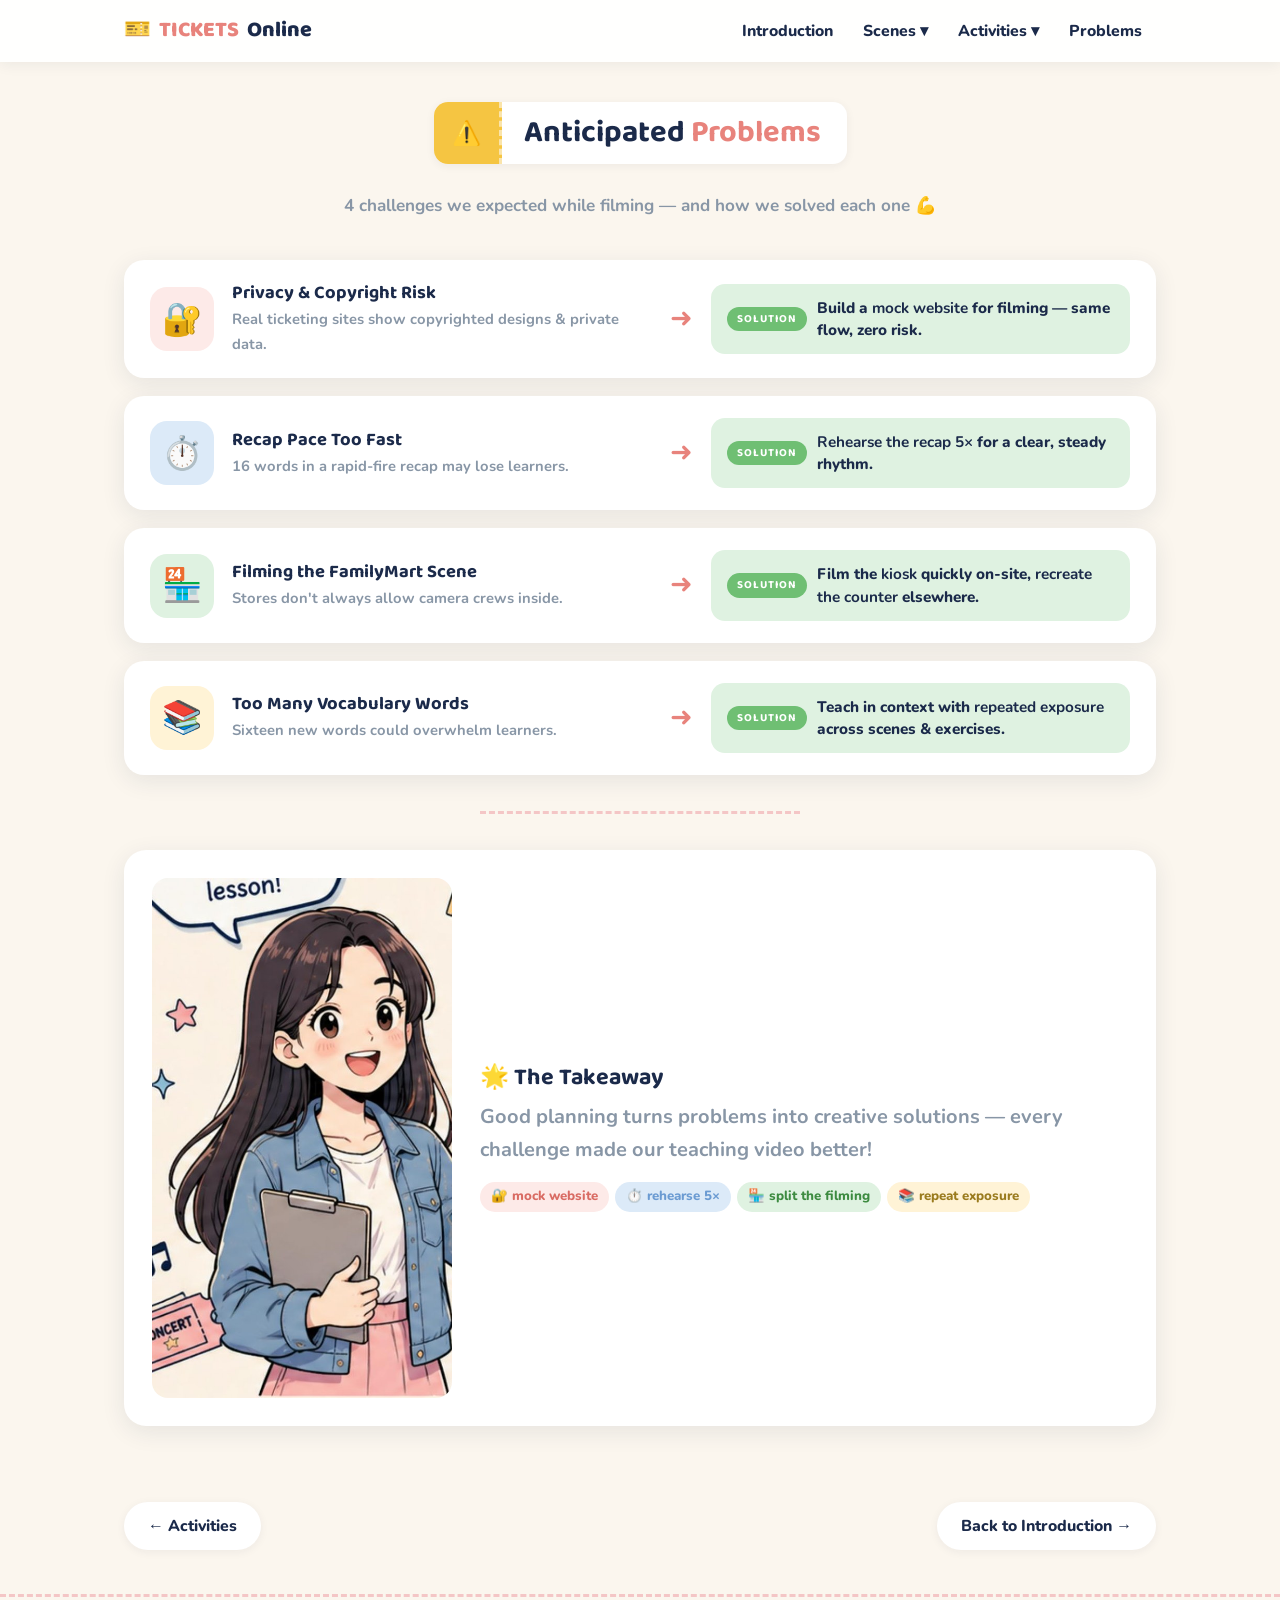
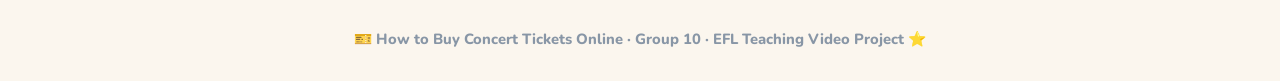
<file: problems.html>
<!DOCTYPE html>
<html lang="en">
<head>
  <meta charset="UTF-8">
  <meta name="viewport" content="width=device-width, initial-scale=1.0">
  <title>Problems — How to Buy Concert Tickets Online</title>
  <link rel="stylesheet" href="styles.css">
</head>
<body>

<nav class="site-nav">
  <div class="nav-inner">
    <a href="index.html" class="nav-logo">🎫 <span>TICKETS</span> Online</a>
    <button class="hamburger" onclick="document.querySelector('.nav-links').classList.toggle('open')">☰</button>
    <ul class="nav-links">
      <li><a href="index.html">Introduction</a></li>
      <li class="dropdown">
        <a href="scenes.html">Scenes ▾</a>
        <div class="dropdown-menu">
          <a href="scene1.html">Scene 1 — Prepare</a>
          <a href="scene2.html">Scene 2 — Buy</a>
          <a href="scene3.html">Scene 3 — Pick Up</a>
        </div>
      </li>
      <li class="dropdown">
        <a href="activity1.html">Activities ▾</a>
        <div class="dropdown-menu">
          <a href="activity1.html">Worksheet 1</a>
          <a href="activity2.html">Worksheet 2</a>
          <a href="activity3.html">Worksheet 3</a>
        </div>
      </li>
      <li><a href="problems.html">Problems</a></li>
    </ul>
  </div>
</nav>

<div class="container">

  <section style="text-align:center; padding-bottom: 14px;">
    <div class="ticket-title yellow">
      <div class="tt-stub">⚠️</div>
      <div class="tt-main">
        <h2>Anticipated <span class="accent">Problems</span></h2>
      </div>
    </div>
    <p class="section-sub" style="margin-top:0;">4 challenges we expected while filming — and how we solved each one 💪</p>
  </section>

  <!-- Problem 1 -->
  <div class="problem-row">
    <div class="pr-icon i1">🔐</div>
    <div class="pr-prob">
      <h4>Privacy &amp; Copyright Risk</h4>
      <p>Real ticketing sites show copyrighted designs &amp; private data.</p>
    </div>
    <div class="pr-arrow">➜</div>
    <div class="pr-sol">
      <span class="ps-badge">SOLUTION</span>
      <p>Build a <b>mock website</b> for filming — same flow, zero risk.</p>
    </div>
  </div>

  <!-- Problem 2 -->
  <div class="problem-row">
    <div class="pr-icon i2">⏱️</div>
    <div class="pr-prob">
      <h4>Recap Pace Too Fast</h4>
      <p>16 words in a rapid-fire recap may lose learners.</p>
    </div>
    <div class="pr-arrow">➜</div>
    <div class="pr-sol">
      <span class="ps-badge">SOLUTION</span>
      <p><b>Rehearse the recap 5×</b> for a clear, steady rhythm.</p>
    </div>
  </div>

  <!-- Problem 3 -->
  <div class="problem-row">
    <div class="pr-icon i3">🏪</div>
    <div class="pr-prob">
      <h4>Filming the FamilyMart Scene</h4>
      <p>Stores don't always allow camera crews inside.</p>
    </div>
    <div class="pr-arrow">➜</div>
    <div class="pr-sol">
      <span class="ps-badge">SOLUTION</span>
      <p>Film the <b>kiosk</b> quickly on-site, <b>recreate the counter</b> elsewhere.</p>
    </div>
  </div>

  <!-- Problem 4 -->
  <div class="problem-row">
    <div class="pr-icon i4">📚</div>
    <div class="pr-prob">
      <h4>Too Many Vocabulary Words</h4>
      <p>Sixteen new words could overwhelm learners.</p>
    </div>
    <div class="pr-arrow">➜</div>
    <div class="pr-sol">
      <span class="ps-badge">SOLUTION</span>
      <p>Teach in context with <b>repeated exposure</b> across scenes &amp; exercises.</p>
    </div>
  </div>

  <hr class="divider">

  <!-- visual summary -->
  <section style="padding-top:0;">
    <div style="display:grid; grid-template-columns: 300px 1fr; gap:28px; align-items:center; background:var(--white); border-radius:22px; padding:28px; box-shadow:var(--shadow);" class="prob-banner">
      <img src="images/art-teacher.jpg" alt="Team member with clipboard planning ahead" style="border-radius:16px; max-width:100%;">
      <div>
        <h3 style="font-size:1.3rem; margin-bottom:8px;">🌟 The Takeaway</h3>
        <p style="font-weight:700; color:var(--gray); margin-bottom:16px;">Good planning turns problems into creative solutions — every challenge made our teaching video better!</p>
        <div class="vocab-pills">
          <span class="vocab-pill">🔐 mock website</span>
          <span class="vocab-pill blue">⏱️ rehearse 5×</span>
          <span class="vocab-pill green">🏪 split the filming</span>
          <span class="vocab-pill" style="background:var(--yellow-light); color:#9A7B1E;">📚 repeat exposure</span>
        </div>
      </div>
    </div>
    <style>@media (max-width:700px){ .prob-banner{ grid-template-columns:1fr !important; text-align:center; } .prob-banner img{ max-width:220px; margin:0 auto; } }</style>
  </section>

  <div class="page-nav">
    <a href="activity1.html">← Activities</a>
    <a href="index.html">Back to Introduction →</a>
  </div>

</div>

<footer class="site-footer">
  🎫 How to Buy Concert Tickets Online · Group 10 · EFL Teaching Video Project ⭐
</footer>

</body>
</html>
</file>
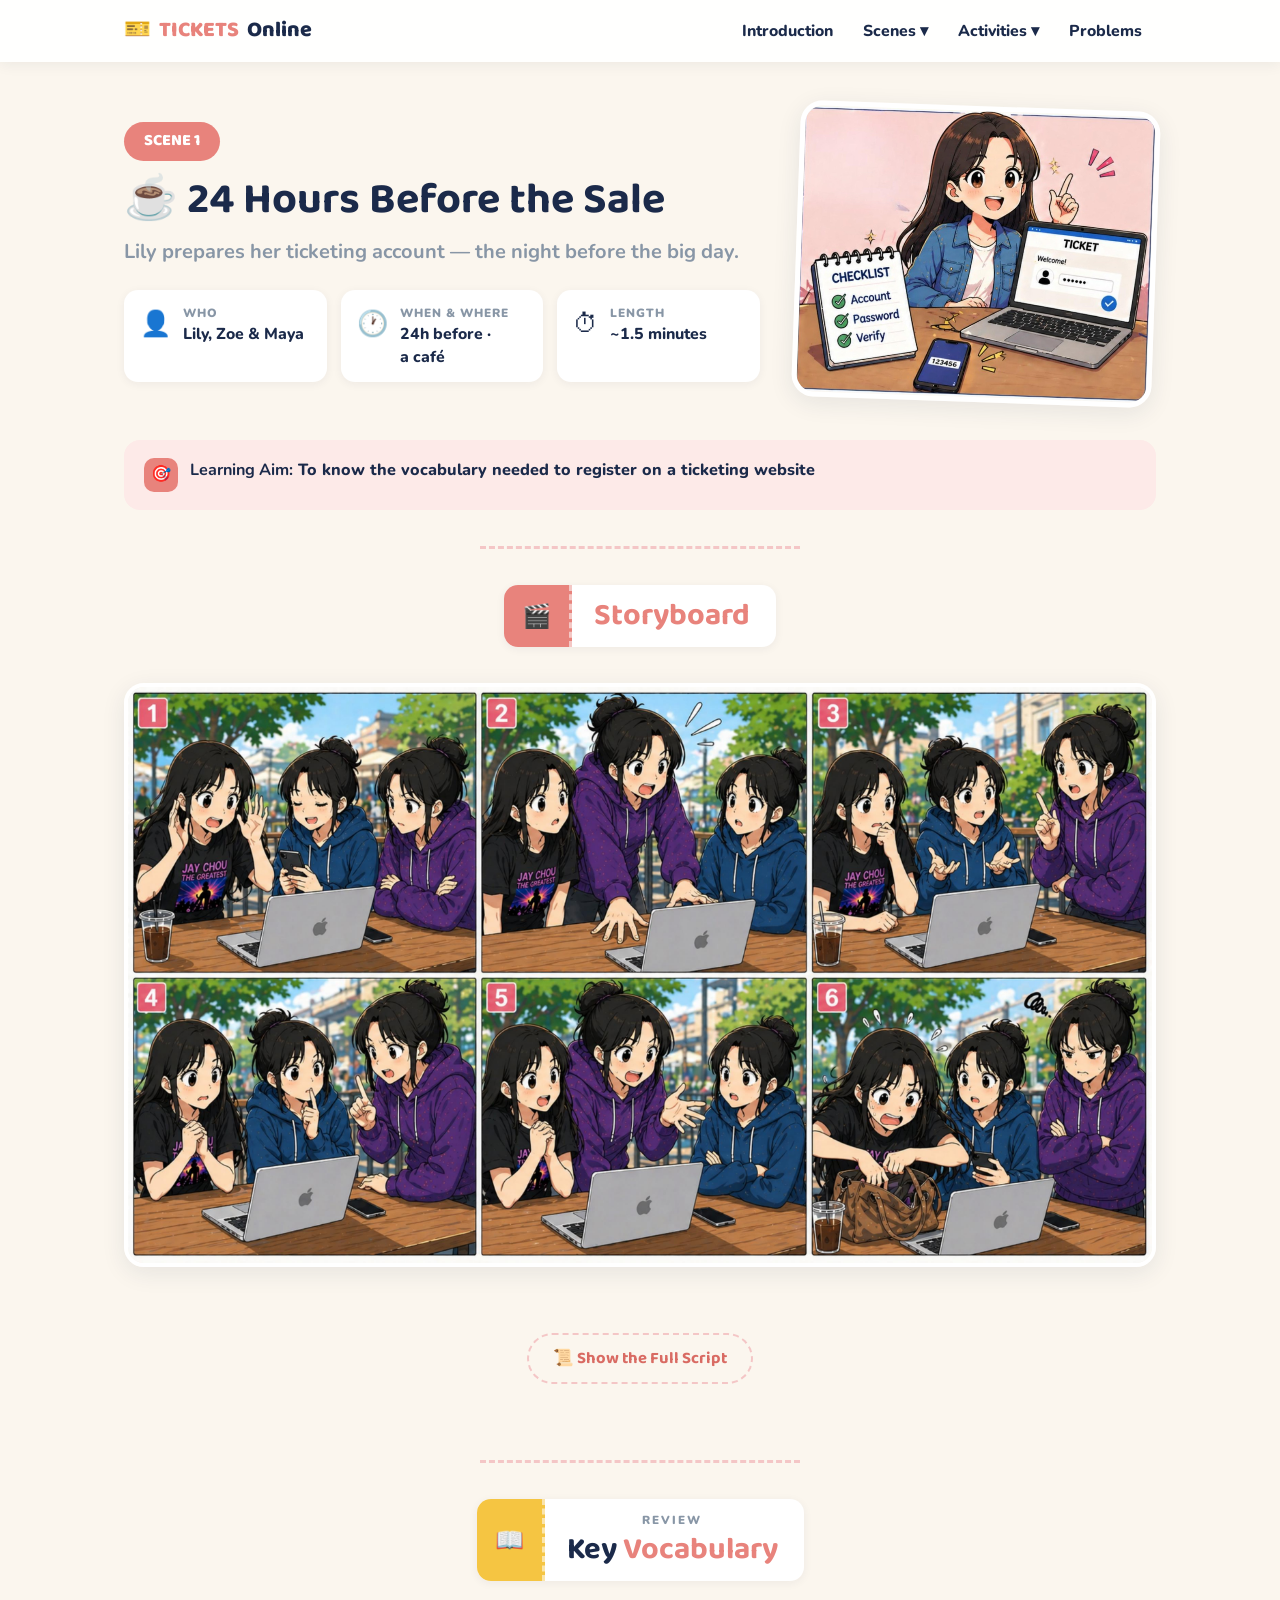
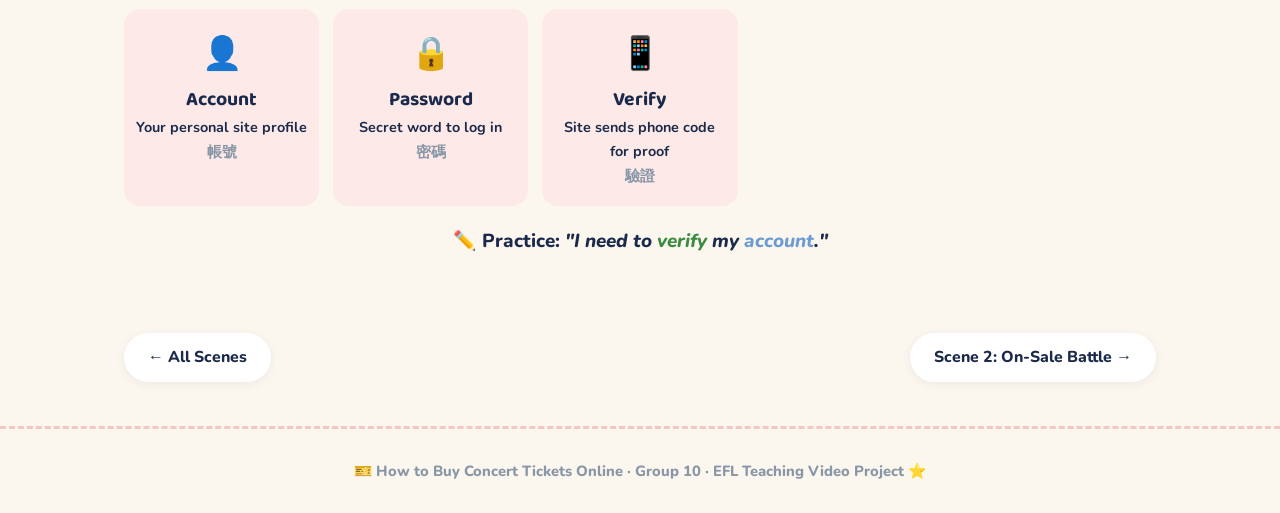
<file: scene1.html>
<!DOCTYPE html>
<html lang="en">
<head>
  <meta charset="UTF-8">
  <meta name="viewport" content="width=device-width, initial-scale=1.0">
  <title>Scene 1 — 24 Hours Before the Sale</title>
  <link rel="stylesheet" href="styles.css">
</head>
<body>

<nav class="site-nav">
  <div class="nav-inner">
    <a href="index.html" class="nav-logo">🎫 <span>TICKETS</span> Online</a>
    <button class="hamburger" onclick="document.querySelector('.nav-links').classList.toggle('open')">☰</button>
    <ul class="nav-links">
      <li><a href="index.html">Introduction</a></li>
      <li class="dropdown">
        <a href="scenes.html">Scenes ▾</a>
        <div class="dropdown-menu">
          <a href="scene1.html">Scene 1 — Prepare</a>
          <a href="scene2.html">Scene 2 — Buy</a>
          <a href="scene3.html">Scene 3 — Pick Up</a>
        </div>
      </li>
      <li class="dropdown">
        <a href="activity1.html">Activities ▾</a>
        <div class="dropdown-menu">
          <a href="activity1.html">Worksheet 1</a>
          <a href="activity2.html">Worksheet 2</a>
          <a href="activity3.html">Worksheet 3</a>
        </div>
      </li>
      <li><a href="problems.html">Problems</a></li>
    </ul>
  </div>
</nav>

<div class="container">

  <!-- HERO -->
  <div class="scene-hero">
    <div>
      <span class="scene-num">SCENE 1</span>
      <h1>☕ 24 Hours Before the Sale</h1>
      <p class="scene-desc">Lily prepares her ticketing account — the night before the big day.</p>
      <div class="facts-row" style="margin-top:22px;">
        <div class="fact"><span class="fi">👤</span><div><div class="fl">Who</div><div class="fv">Lily, Zoe &amp; Maya</div></div></div>
        <div class="fact"><span class="fi">🕐</span><div><div class="fl">When &amp; Where</div><div class="fv">24h before · <br>a café</div></div></div>
        <div class="fact"><span class="fi">⏱</span><div><div class="fl">Length</div><div class="fv">~1.5 minutes</div></div></div>
      </div>
    </div>
    <div class="sh-art">
      <img src="images/art-scene1.jpg" alt="Lily with laptop and pre-sale checklist">
    </div>
  </div>

  <div class="aim-card s1" style="margin-bottom:8px;">
    <span class="an">🎯</span> <span><b>Learning Aim:</b> To know the vocabulary needed to register on a ticketing website</span>
  </div>

  <hr class="divider">

  <!-- STORYBOARD -->
  <section style="padding-top:0;">
    <div class="title-center">
      <div class="ticket-title">
        <div class="tt-stub">🎬</div>
        <div class="tt-main">
          <h2><span class="accent">Storyboard</span></h2>
        </div>
      </div>
    </div>
    <img src="images/storyboard1.jpg" alt="Scene 1 storyboard — six panels at the café" class="storyboard-img">
  </section>

  <!-- SCRIPT (collapsible) -->
  <section style="padding-top:8px;">
    <button class="script-toggle" onclick="var s=document.getElementById('script1'); s.style.display=s.style.display==='none'?'block':'none'; this.textContent=s.style.display==='none'?'📜 Show the Full Script':'📜 Hide the Script';">📜 Show the Full Script</button>
    <div class="script-box" id="script1" style="display:none;">
      <div class="script-line"><span class="speaker lily">LILY:</span> The tickets go on sale tomorrow at noon! What if the Wi-Fi is slow? What if they sell out in 30 seconds?!</div>
      <div class="script-line"><span class="speaker zoe">ZOE:</span> Relax. I'll open the website at 11:55 and buy them. Easy.</div>
      <div class="script-line"><span class="speaker lily">LILY:</span> ZOE. This is Jay Chou. This is not "just a website."</div>
      <div class="script-line"><span class="speaker maya">MAYA:</span> WRONG! Both of you. If you wait until tomorrow, you will FAIL.</div>
      <div class="script-line"><span class="speaker zoe">ZOE:</span> What are we supposed to do right now? The sale isn't until tomorrow!</div>
      <div class="script-line"><span class="speaker maya">MAYA:</span> Right now you register an <span class="vocab-highlight">ACCOUNT</span>. Tonight. Not tomorrow morning. TONIGHT.</div>
      <div class="script-line"><span class="speaker lily">LILY:</span> I think I made one last year but I forgot the email…</div>
      <div class="script-line"><span class="speaker maya">MAYA:</span> Find it. Then set a strong <span class="vocab-highlight">PASSWORD</span> – not your birthday, not your pet's name.</div>
      <div class="script-line"><span class="speaker zoe">ZOE:</span> My password is my birthday…</div>
      <div class="script-line"><span class="speaker maya">MAYA:</span> Change it. Now. Then <span class="vocab-highlight">VERIFY</span> your account with your phone number. The website sends an SMS code. This proves you're human, not a bot.</div>
      <div class="script-line"><span class="speaker zoe">ZOE:</span> Why does all this matter so much? It's just an account.</div>
      <div class="script-line"><span class="speaker maya">MAYA:</span> Because this is a real-name show. Your name must match your ID card exactly. One wrong character and the staff turns you away at the door. You paid, you waited, you go home. No concert.</div>
      <div class="script-line"><span class="speaker lily">LILY:</span> That actually happens?!</div>
      <div class="script-line"><span class="speaker maya">MAYA:</span> Every single show. And save your payment method tonight. Tomorrow you'll have fifteen seconds to buy before someone grabs your spot. Fifteen. Seconds.</div>
      <div class="script-line"><span class="speaker lily">LILY:</span> My phone! I never finished verifying my number! Where is it?!</div>
      <div class="script-line"><span class="speaker maya">MAYA:</span> Amateurs.</div>
    </div>
  </section>

  <hr class="divider">

  <!-- VOCAB -->
  <section style="padding-top:0;">
    <div class="title-center">
      <div class="ticket-title yellow">
        <div class="tt-stub">📖</div>
        <div class="tt-main">
          <div class="tt-eyebrow">Review</div>
          <h2>Key <span class="accent">Vocabulary</span></h2>
        </div>
      </div>
    </div>
    <div class="vocab-grid">
      <div class="vocab-item"><div class="vi">👤</div><div class="word">Account</div><div class="def">Your personal site profile</div><div class="zh">帳號</div></div>
      <div class="vocab-item"><div class="vi">🔒</div><div class="word">Password</div><div class="def">Secret word to log in</div><div class="zh">密碼</div></div>
      <div class="vocab-item"><div class="vi">📱</div><div class="word">Verify</div><div class="def">Site sends phone code for proof</div><div class="zh">驗證</div></div>
    </div>
    <p style="margin-top:20px; text-align:center; font-weight:800; font-size:1.05rem;">
      ✏️ Practice: <em>"I need to <span style="color:var(--green-dark);">verify</span> my <span style="color:var(--blue);">account</span>."</em>
    </p>
  </section>

  <div class="page-nav">
    <a href="scenes.html">← All Scenes</a>
    <a href="scene2.html">Scene 2: On-Sale Battle →</a>
  </div>

</div>

<footer class="site-footer">
  🎫 How to Buy Concert Tickets Online · Group 10 · EFL Teaching Video Project ⭐
</footer>

</body>
</html>
</file>
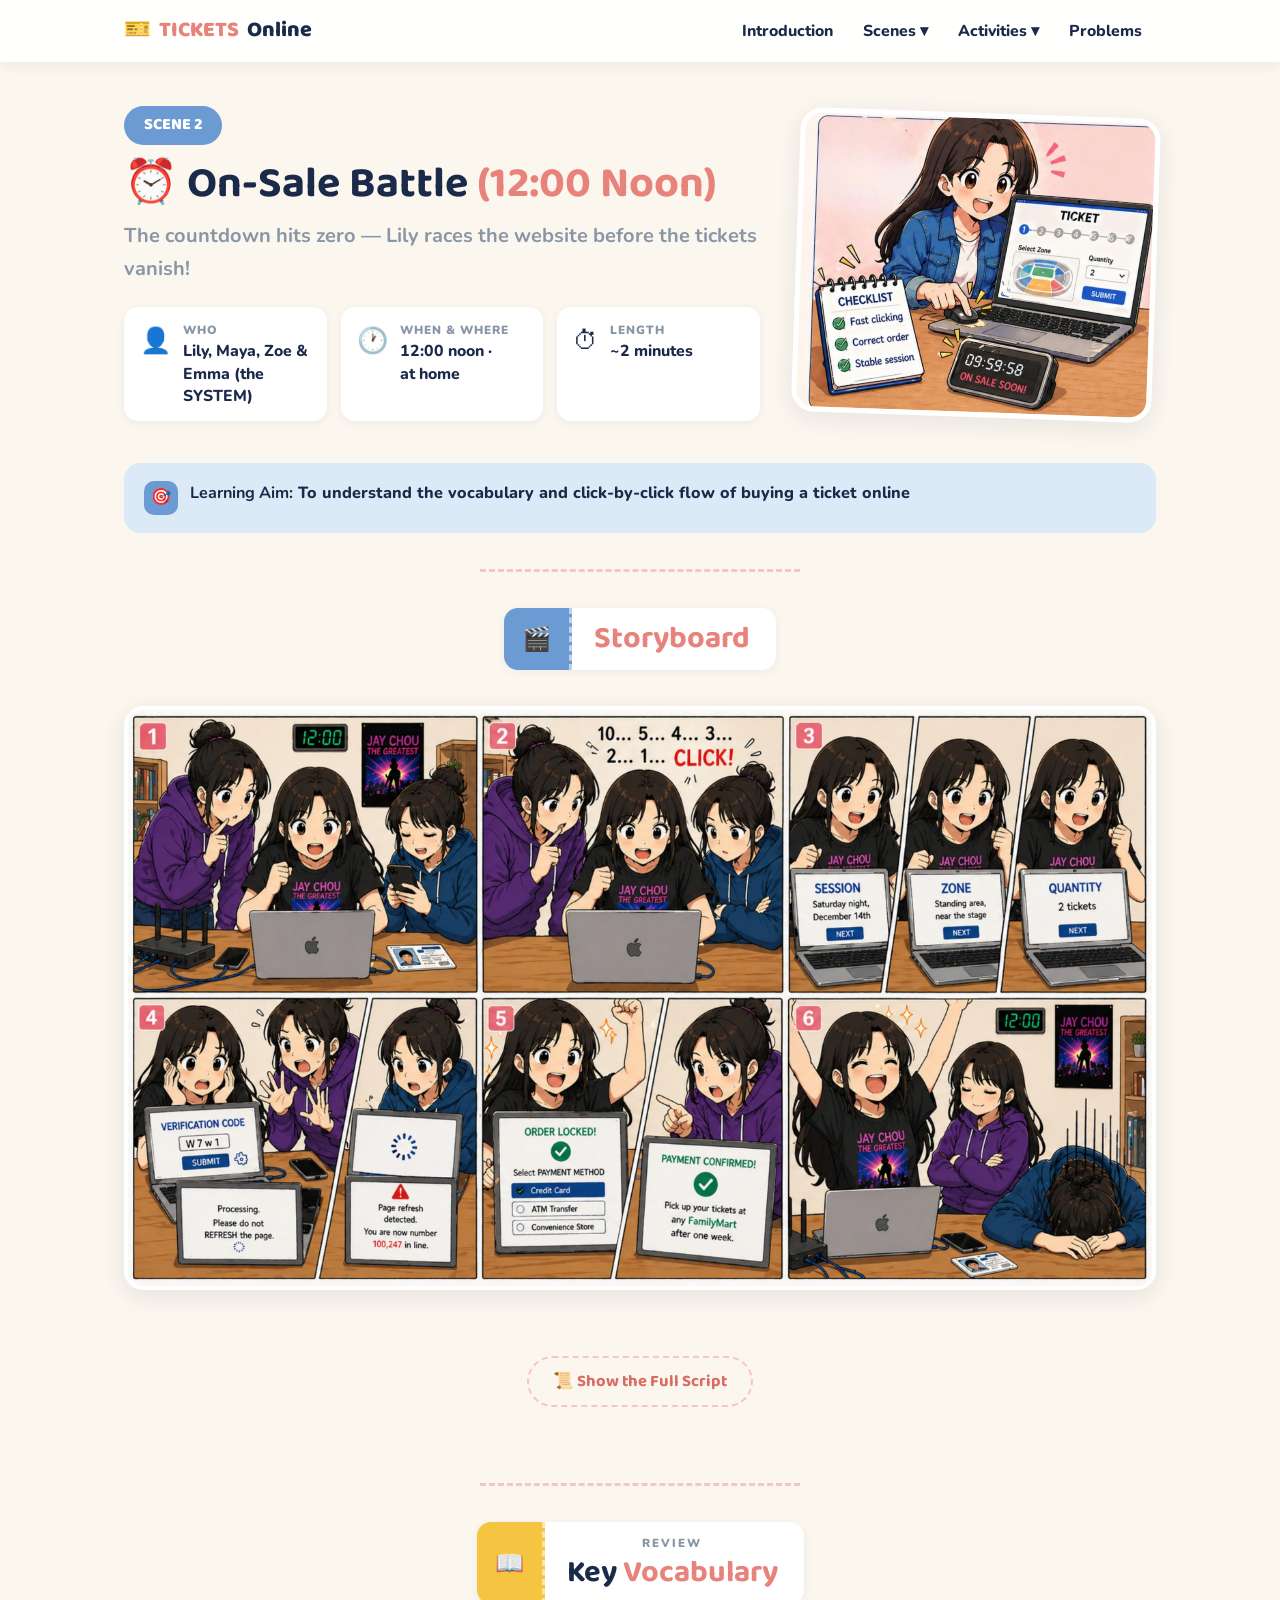
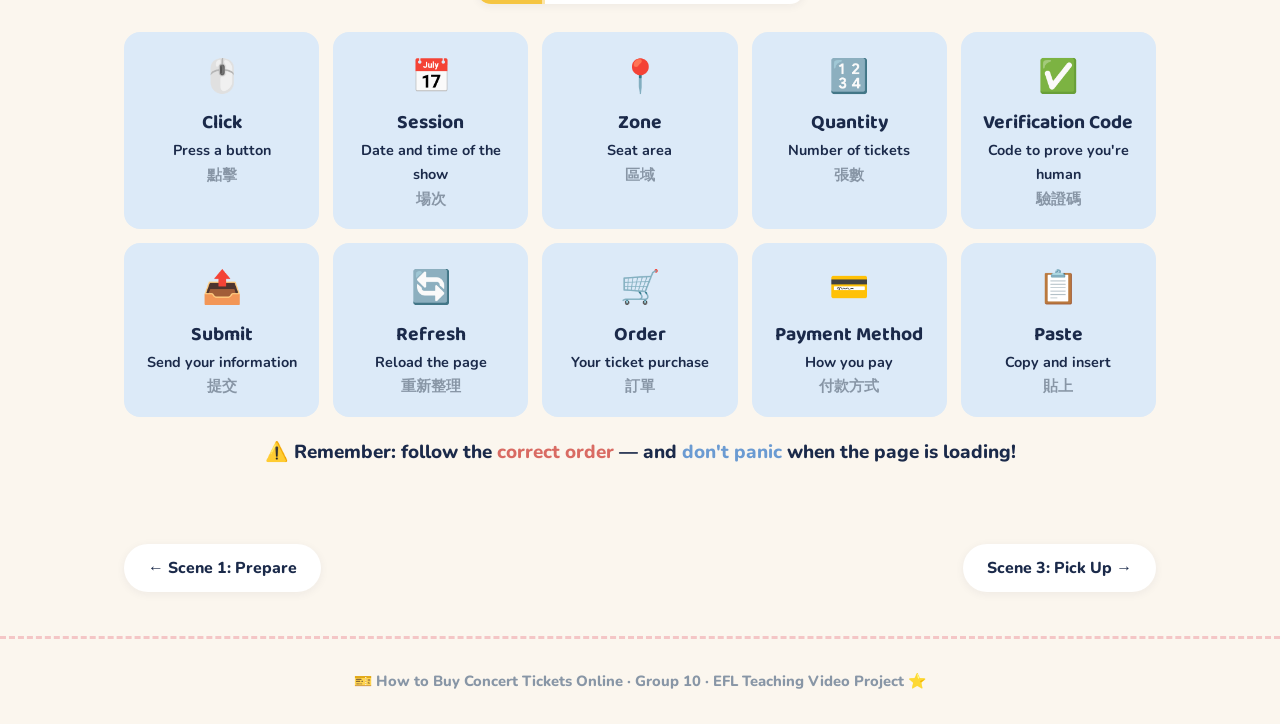
<file: scene2.html>
<!DOCTYPE html>
<html lang="en">
<head>
  <meta charset="UTF-8">
  <meta name="viewport" content="width=device-width, initial-scale=1.0">
  <title>Scene 2 — On-Sale Battle (12:00 Noon)</title>
  <link rel="stylesheet" href="styles.css">
</head>
<body>

<nav class="site-nav">
  <div class="nav-inner">
    <a href="index.html" class="nav-logo">🎫 <span>TICKETS</span> Online</a>
    <button class="hamburger" onclick="document.querySelector('.nav-links').classList.toggle('open')">☰</button>
    <ul class="nav-links">
      <li><a href="index.html">Introduction</a></li>
      <li class="dropdown">
        <a href="scenes.html">Scenes ▾</a>
        <div class="dropdown-menu">
          <a href="scene1.html">Scene 1 — Prepare</a>
          <a href="scene2.html">Scene 2 — Buy</a>
          <a href="scene3.html">Scene 3 — Pick Up</a>
        </div>
      </li>
      <li class="dropdown">
        <a href="activity1.html">Activities ▾</a>
        <div class="dropdown-menu">
          <a href="activity1.html">Worksheet 1</a>
          <a href="activity2.html">Worksheet 2</a>
          <a href="activity3.html">Worksheet 3</a>
        </div>
      </li>
      <li><a href="problems.html">Problems</a></li>
    </ul>
  </div>
</nav>

<div class="container">

  <div class="scene-hero">
    <div>
      <span class="scene-num s2">SCENE 2</span>
      <h1>⏰ On-Sale Battle <span style="color:var(--coral)">(12:00 Noon)</span></h1>
      <p class="scene-desc">The countdown hits zero — Lily races the website before the tickets vanish!</p>
      <div class="facts-row" style="margin-top:22px;">
        <div class="fact"><span class="fi">👤</span><div><div class="fl">Who</div><div class="fv">Lily, Maya, Zoe &amp; Emma (the SYSTEM)</div></div></div>
        <div class="fact"><span class="fi">🕐</span><div><div class="fl">When &amp; Where</div><div class="fv">12:00 noon · <br>at home</div></div></div>
        <div class="fact"><span class="fi">⏱</span><div><div class="fl">Length</div><div class="fv">~2 minutes</div></div></div>
      </div>
    </div>
    <div class="sh-art">
      <img src="images/art-scene2.jpg" alt="Lily at her laptop with the on-sale countdown timer">
    </div>
  </div>

  <div class="aim-card s2" style="margin-bottom:8px;">
    <span class="an">🎯</span> <span><b>Learning Aim:</b> To understand the vocabulary and click-by-click flow of buying a ticket online</span>
  </div>

  <hr class="divider">

  <section style="padding-top:0;">
    <div class="title-center">
      <div class="ticket-title blue">
        <div class="tt-stub">🎬</div>
        <div class="tt-main">
          <h2><span class="accent">Storyboard</span></h2>
        </div>
      </div>
    </div>
    <img src="images/storyboard2.jpg" alt="Scene 2 storyboard — the on-sale battle" class="storyboard-img">
  </section>

  <section style="padding-top:8px;">
    <button class="script-toggle" onclick="var s=document.getElementById('script2'); s.style.display=s.style.display==='none'?'block':'none'; this.textContent=s.style.display==='none'?'📜 Show the Full Script':'📜 Hide the Script';">📜 Show the Full Script</button>
    <div class="script-box s2" id="script2" style="display:none;">
      <div class="script-line"><span class="speaker lily">LILY:</span> Okay. I logged in five minutes ago. Cable plugged into the router. Phone next to me. ID card right here. I am ready.</div>
      <div class="script-line"><span class="speaker maya">MAYA:</span> Only one window open?</div>
      <div class="script-line"><span class="speaker lily">LILY:</span> Only one. Two windows and the website thinks I'm a bot.</div>
      <div class="script-line"><span class="speaker maya">MAYA:</span> Phone silenced? Credit card saved?</div>
      <div class="script-line"><span class="speaker lily">LILY:</span> Both. Yes.</div>
      <div class="script-line"><span class="speaker maya">MAYA:</span> Good. You might survive today. Ten… five… four… three… two… one – <span class="vocab-highlight">CLICK</span>!</div>
      <div class="script-line"><span class="speaker lily">LILY:</span> It's in! <span class="vocab-highlight">SESSION</span> – Saturday night, December 14th!</div>
      <div class="script-line"><span class="speaker maya">MAYA:</span> Next!</div>
      <div class="script-line"><span class="speaker lily">LILY:</span> <span class="vocab-highlight">ZONE</span> – standing area, near the stage!</div>
      <div class="script-line"><span class="speaker maya">MAYA:</span> Next!</div>
      <div class="script-line"><span class="speaker lily">LILY:</span> <span class="vocab-highlight">QUANTITY</span> – two tickets!</div>
      <div class="script-line"><span class="speaker emma">EMMA (System):</span> Please enter the <span class="vocab-highlight">VERIFICATION CODE</span> to prove you are human.</div>
      <div class="script-line"><span class="speaker lily">LILY:</span> Is that a capital W or lowercase w?!</div>
      <div class="script-line"><span class="speaker maya">MAYA:</span> Just type it! <span class="vocab-highlight">SUBMIT</span>! NOW!</div>
      <div class="script-line"><span class="speaker emma">EMMA (System):</span> Processing. Please do not <span class="vocab-highlight">REFRESH</span> the page.</div>
      <div class="script-line"><span class="speaker zoe">ZOE:</span> Mine is spinning – I'll just REFRESH it–</div>
      <div class="script-line"><span class="speaker maya">MAYA:</span> ZOE, NO–</div>
      <div class="script-line"><span class="speaker zoe">ZOE:</span> Done. See? Now it'll–</div>
      <div class="script-line"><span class="speaker emma">EMMA (System):</span> <span class="stage-dir">(to Zoe)</span> Page refresh detected. You are now number 100,247 in line.</div>
      <div class="script-line"><span class="speaker zoe">ZOE:</span> …I refreshed it.</div>
      <div class="script-line"><span class="speaker maya">MAYA:</span> You refreshed it.</div>
      <div class="script-line"><span class="speaker emma">EMMA (System):</span> <span class="stage-dir">(to Lily)</span> Congratulations! Your <span class="vocab-highlight">ORDER</span> is locked. Please select your <span class="vocab-highlight">PAYMENT METHOD</span> – credit card, ATM, or convenience store?</div>
      <div class="script-line"><span class="speaker lily">LILY:</span> Credit card!</div>
      <div class="script-line"><span class="speaker maya">MAYA:</span> Don't type it – <span class="vocab-highlight">PASTE</span> it! Every second counts!</div>
      <div class="script-line"><span class="speaker emma">EMMA (System):</span> Payment confirmed. Pick up your tickets at any FamilyMart after one week.</div>
      <div class="script-line"><span class="speaker lily">LILY:</span> WE GOT THEM!</div>
      <div class="script-line"><span class="speaker maya">MAYA:</span> Because you prepared correctly. As I said.</div>
      <div class="script-line"><span class="speaker zoe">ZOE:</span> <span class="stage-dir">(head on desk)</span> Very happy for you both.</div>
    </div>
  </section>

  <hr class="divider">

  <section style="padding-top:0;">
    <div class="title-center">
      <div class="ticket-title yellow">
        <div class="tt-stub">📖</div>
        <div class="tt-main">
          <div class="tt-eyebrow">Review</div>
          <h2>Key <span class="accent">Vocabulary</span></h2>
        </div>
      </div>
    </div>
    <div class="vocab-grid">
      <div class="vocab-item blue"><div class="vi">🖱️</div><div class="word">Click</div><div class="def">Press a button</div><div class="zh">點擊</div></div>
      <div class="vocab-item blue"><div class="vi">📅</div><div class="word">Session</div><div class="def">Date and time of the show</div><div class="zh">場次</div></div>
      <div class="vocab-item blue"><div class="vi">📍</div><div class="word">Zone</div><div class="def">Seat area</div><div class="zh">區域</div></div>
      <div class="vocab-item blue"><div class="vi">🔢</div><div class="word">Quantity</div><div class="def">Number of tickets</div><div class="zh">張數</div></div>
      <div class="vocab-item blue"><div class="vi">✅</div><div class="word">Verification Code</div><div class="def">Code to prove you're human</div><div class="zh">驗證碼</div></div>
      <div class="vocab-item blue"><div class="vi">📤</div><div class="word">Submit</div><div class="def">Send your information</div><div class="zh">提交</div></div>
      <div class="vocab-item blue"><div class="vi">🔄</div><div class="word">Refresh</div><div class="def">Reload the page</div><div class="zh">重新整理</div></div>
      <div class="vocab-item blue"><div class="vi">🛒</div><div class="word">Order</div><div class="def">Your ticket purchase</div><div class="zh">訂單</div></div>
      <div class="vocab-item blue"><div class="vi">💳</div><div class="word">Payment Method</div><div class="def">How you pay</div><div class="zh">付款方式</div></div>
      <div class="vocab-item blue"><div class="vi">📋</div><div class="word">Paste</div><div class="def">Copy and insert</div><div class="zh">貼上</div></div>
    </div>
    <p style="margin-top:20px; text-align:center; font-weight:800; font-size:1.05rem;">
      ⚠️ Remember: follow the <span style="color:var(--coral-dark);">correct order</span> — and <span style="color:var(--blue);">don't panic</span> when the page is loading!
    </p>
  </section>

  <div class="page-nav">
    <a href="scene1.html">← Scene 1: Prepare</a>
    <a href="scene3.html">Scene 3: Pick Up →</a>
  </div>

</div>

<footer class="site-footer">
  🎫 How to Buy Concert Tickets Online · Group 10 · EFL Teaching Video Project ⭐
</footer>

</body>
</html>
</file>
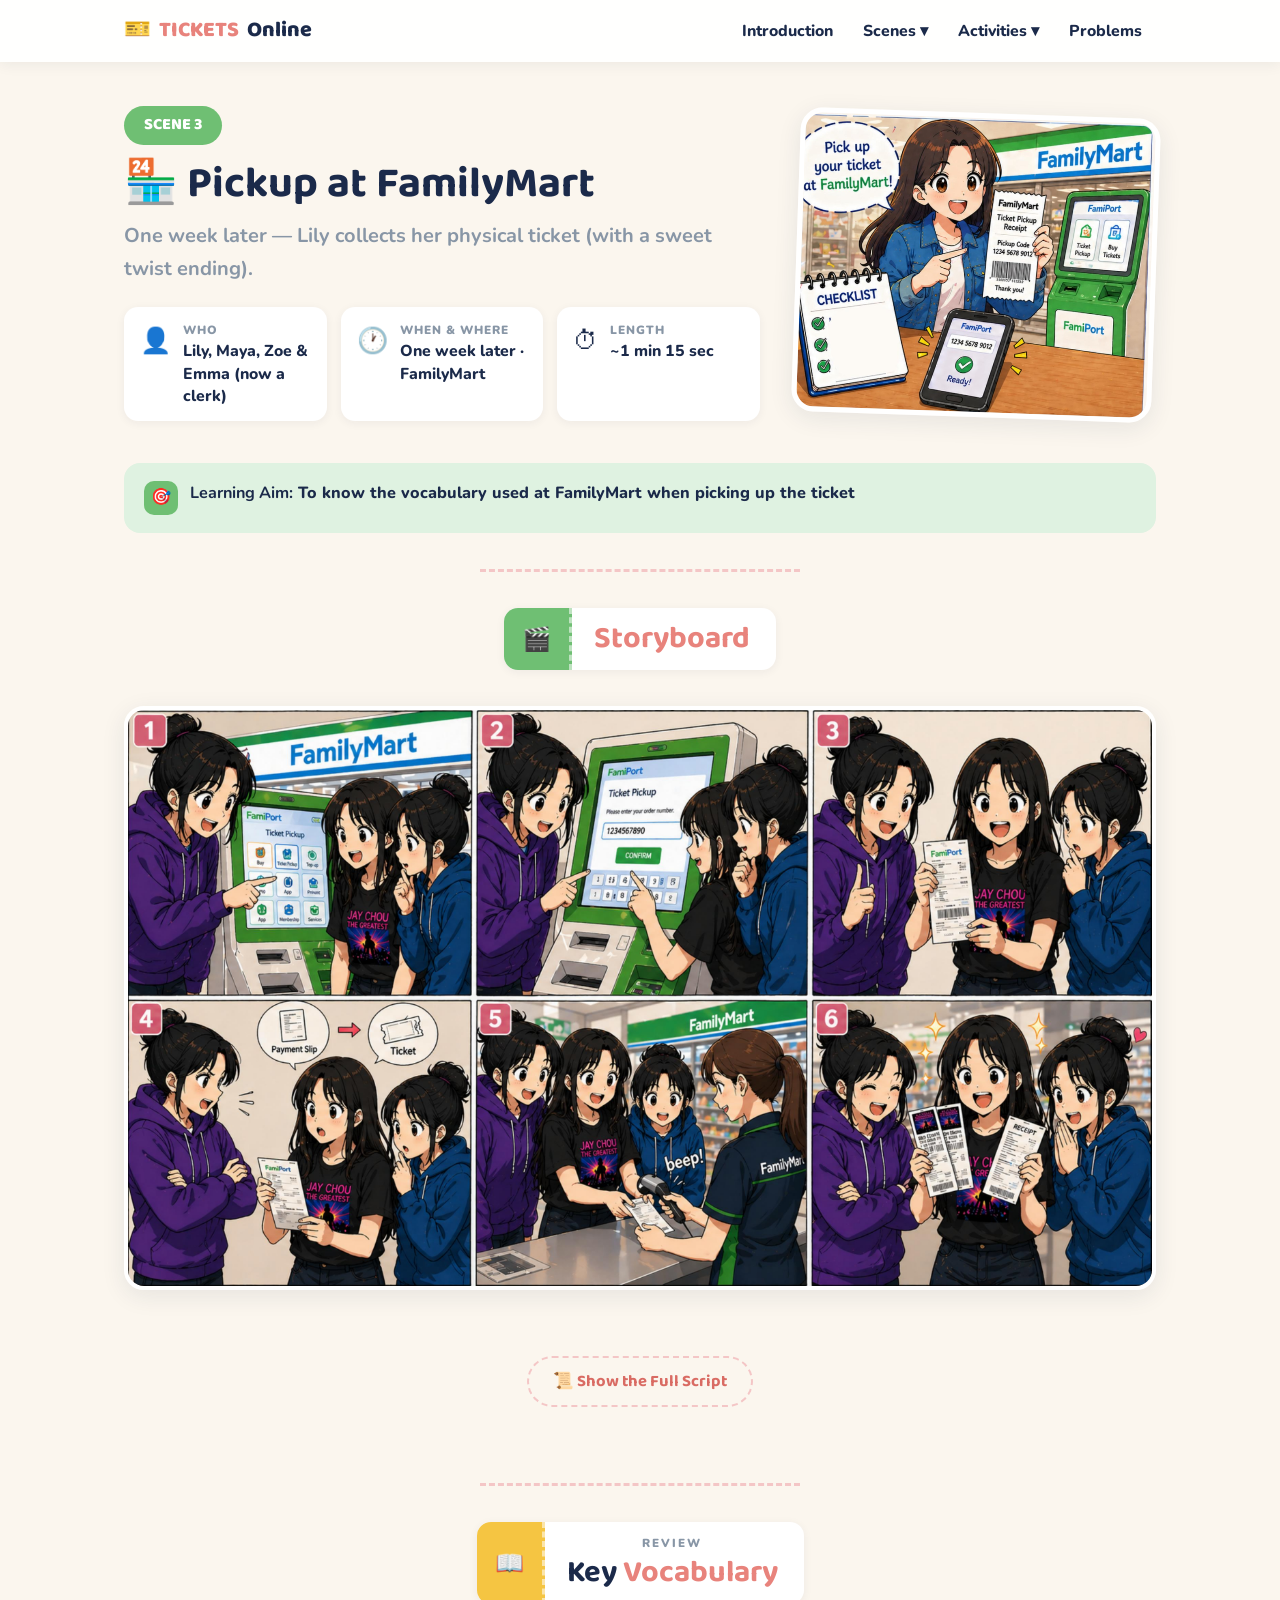
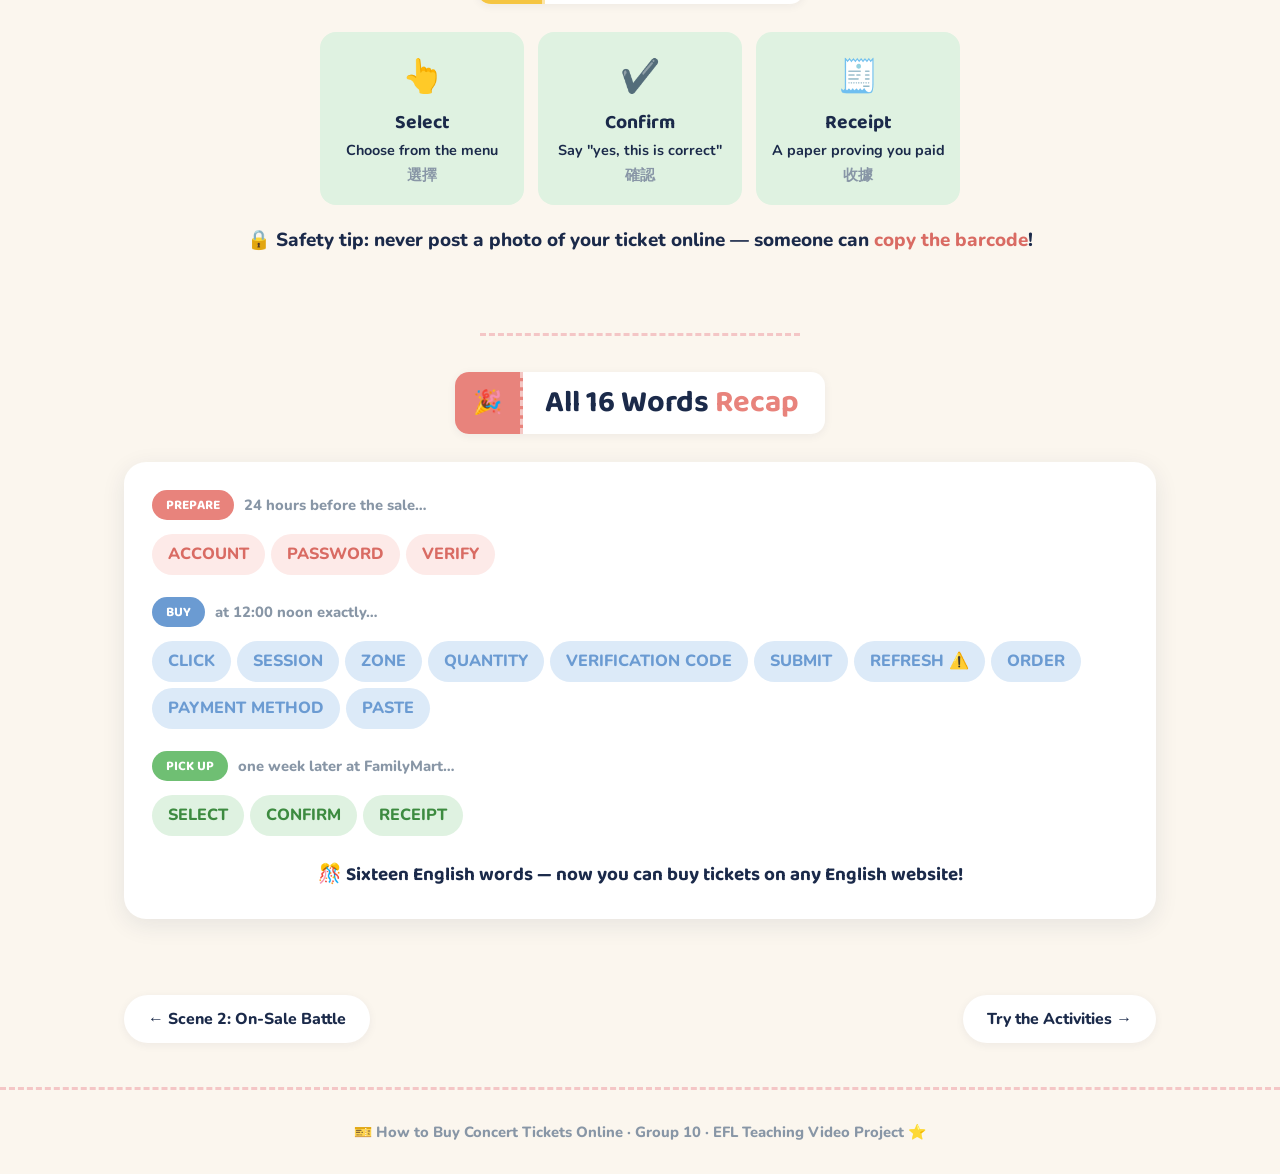
<file: scene3.html>
<!DOCTYPE html>
<html lang="en">
<head>
  <meta charset="UTF-8">
  <meta name="viewport" content="width=device-width, initial-scale=1.0">
  <title>Scene 3 — Pickup at FamilyMart</title>
  <link rel="stylesheet" href="styles.css">
</head>
<body>

<nav class="site-nav">
  <div class="nav-inner">
    <a href="index.html" class="nav-logo">🎫 <span>TICKETS</span> Online</a>
    <button class="hamburger" onclick="document.querySelector('.nav-links').classList.toggle('open')">☰</button>
    <ul class="nav-links">
      <li><a href="index.html">Introduction</a></li>
      <li class="dropdown">
        <a href="scenes.html">Scenes ▾</a>
        <div class="dropdown-menu">
          <a href="scene1.html">Scene 1 — Prepare</a>
          <a href="scene2.html">Scene 2 — Buy</a>
          <a href="scene3.html">Scene 3 — Pick Up</a>
        </div>
      </li>
      <li class="dropdown">
        <a href="activity1.html">Activities ▾</a>
        <div class="dropdown-menu">
          <a href="activity1.html">Worksheet 1</a>
          <a href="activity2.html">Worksheet 2</a>
          <a href="activity3.html">Worksheet 3</a>
        </div>
      </li>
      <li><a href="problems.html">Problems</a></li>
    </ul>
  </div>
</nav>

<div class="container">

  <div class="scene-hero">
    <div>
      <span class="scene-num s3">SCENE 3</span>
      <h1>🏪 Pickup at FamilyMart</h1>
      <p class="scene-desc">One week later — Lily collects her physical ticket (with a sweet twist ending).</p>
      <div class="facts-row" style="margin-top:22px;">
        <div class="fact"><span class="fi">👤</span><div><div class="fl">Who</div><div class="fv">Lily, Maya, Zoe &amp; Emma (now a clerk)</div></div></div>
        <div class="fact"><span class="fi">🕐</span><div><div class="fl">When &amp; Where</div><div class="fv">One week later · FamilyMart</div></div></div>
        <div class="fact"><span class="fi">⏱</span><div><div class="fl">Length</div><div class="fv">~1 min 15 sec</div></div></div>
      </div>
    </div>
    <div class="sh-art">
      <img src="images/art-scene3.jpg" alt="Lily picking up her ticket at the FamiPort kiosk">
    </div>
  </div>

  <div class="aim-card s3" style="margin-bottom:8px;">
    <span class="an">🎯</span> <span><b>Learning Aim:</b> To know the vocabulary used at FamilyMart when picking up the ticket</span>
  </div>

  <hr class="divider">

  <section style="padding-top:0;">
    <div class="title-center">
      <div class="ticket-title green">
        <div class="tt-stub">🎬</div>
        <div class="tt-main">
          <h2><span class="accent">Storyboard</span></h2>
        </div>
      </div>
    </div>
    <img src="images/storyboard3.jpg" alt="Scene 3 storyboard — pickup at FamilyMart" class="storyboard-img">
  </section>

  <section style="padding-top:8px;">
    <button class="script-toggle" onclick="var s=document.getElementById('script3'); s.style.display=s.style.display==='none'?'block':'none'; this.textContent=s.style.display==='none'?'📜 Show the Full Script':'📜 Hide the Script';">📜 Show the Full Script</button>
    <div class="script-box s3" id="script3" style="display:none;">
      <div class="script-line"><span class="speaker maya">MAYA:</span> Okay. We're at the kiosk. Don't get nervous – this part is easy.</div>
      <div class="script-line"><span class="speaker lily">LILY:</span> I see the menu. What do I press?</div>
      <div class="script-line"><span class="speaker maya">MAYA:</span> <span class="vocab-highlight">SELECT</span> "Ticket Pickup." Then enter your order number and press <span class="vocab-highlight">CONFIRM</span>.</div>
      <div class="script-line"><span class="speaker lily">LILY:</span> Entering the number… and confirm! <span class="stage-dir">(grabs the paper that prints out)</span> LOOK! THE TICKETS!</div>
      <div class="script-line"><span class="speaker maya">MAYA:</span> Lily. That's the payment slip. We give it to the clerk.</div>
      <div class="script-line"><span class="speaker lily">LILY:</span> There's a two-step process?!</div>
      <div class="script-line"><span class="speaker maya">MAYA:</span> Kiosk first, then clerk. And there's a 30-dollar printing fee.</div>
      <div class="script-line"><span class="speaker lily">LILY:</span> We have to pay MORE?</div>
      <div class="script-line"><span class="speaker maya">MAYA:</span> It's normal. Every store charges it. Let's go.</div>
      <div class="script-line"><span class="stage-dir">(They walk to Emma at the counter. Lily hands over the slip. Emma scans it – "Beep!")</span></div>
      <div class="script-line"><span class="speaker emma">EMMA (Clerk):</span> 30-dollar printing fee, please. <span class="stage-dir">(hands over ticket and receipt)</span> Here is your ticket and your <span class="vocab-highlight">RECEIPT</span>. And please – do not post a photo of your ticket online. Someone can copy the barcode and enter the concert before you.</div>
      <div class="script-line"><span class="speaker lily">LILY:</span> I will guard it with my life.</div>
      <div class="script-line"><span class="speaker zoe">ZOE:</span> So… if someone made a small mistake involving the refresh button… is there any chance there's a spare ticket?</div>
      <div class="script-line"><span class="speaker lily">LILY:</span> <span class="stage-dir">(smiles slowly)</span> Quantity: TWO, Zoe. One for me, one for you.</div>
      <div class="script-line"><span class="speaker zoe">ZOE:</span> You didn't.</div>
      <div class="script-line"><span class="speaker lily">LILY:</span> I did. I bought yours before you even sat down.</div>
      <div class="script-line"><span class="speaker maya">MAYA:</span> <span class="stage-dir">(already walking away)</span> We all knew you were going to refresh.</div>
      <div class="script-line"><span class="speaker lily">LILY:</span> You do owe me the 30-dollar printing fee, though.</div>
      <div class="script-line"><span class="speaker zoe">ZOE:</span> I will pay you ANYTHING.</div>
    </div>
  </section>

  <hr class="divider">

  <section style="padding-top:0;">
    <div class="title-center">
      <div class="ticket-title yellow">
        <div class="tt-stub">📖</div>
        <div class="tt-main">
          <div class="tt-eyebrow">Review</div>
          <h2>Key <span class="accent">Vocabulary</span></h2>
        </div>
      </div>
    </div>
    <div class="vocab-grid" style="max-width:640px; margin:0 auto;">
      <div class="vocab-item green"><div class="vi">👆</div><div class="word">Select</div><div class="def">Choose from the menu</div><div class="zh">選擇</div></div>
      <div class="vocab-item green"><div class="vi">✔️</div><div class="word">Confirm</div><div class="def">Say "yes, this is correct"</div><div class="zh">確認</div></div>
      <div class="vocab-item green"><div class="vi">🧾</div><div class="word">Receipt</div><div class="def">A paper proving you paid</div><div class="zh">收據</div></div>
    </div>
    <p style="margin-top:20px; text-align:center; font-weight:800; font-size:1.05rem;">
      🔒 Safety tip: never post a photo of your ticket online — someone can <span style="color:var(--coral-dark);">copy the barcode</span>!
    </p>
  </section>

  <hr class="divider">

  <!-- 16-WORD RECAP -->
  <section style="padding-top:0;">
    <div class="title-center">
      <div class="ticket-title">
        <div class="tt-stub">🎉</div>
        <div class="tt-main">
          <h2>All 16 Words <span class="accent">Recap</span></h2>
        </div>
      </div>
    </div>

    <div style="background:var(--white); border-radius:22px; padding:28px; box-shadow:var(--shadow);">
      <div style="display:flex; align-items:center; gap:10px; margin-bottom:14px;">
        <span style="background:var(--coral); color:#fff; font-family:'Baloo 2',cursive; font-weight:700; font-size:.75rem; padding:4px 14px; border-radius:50px;">PREPARE</span>
        <span style="font-size:.82rem; color:var(--gray); font-weight:800;">24 hours before the sale…</span>
      </div>
      <div class="vocab-pills" style="margin-bottom:22px;">
        <span class="vocab-pill" style="font-size:.9rem; padding:7px 16px;">ACCOUNT</span>
        <span class="vocab-pill" style="font-size:.9rem; padding:7px 16px;">PASSWORD</span>
        <span class="vocab-pill" style="font-size:.9rem; padding:7px 16px;">VERIFY</span>
      </div>

      <div style="display:flex; align-items:center; gap:10px; margin-bottom:14px;">
        <span style="background:var(--blue); color:#fff; font-family:'Baloo 2',cursive; font-weight:700; font-size:.75rem; padding:4px 14px; border-radius:50px;">BUY</span>
        <span style="font-size:.82rem; color:var(--gray); font-weight:800;">at 12:00 noon exactly…</span>
      </div>
      <div class="vocab-pills" style="margin-bottom:22px;">
        <span class="vocab-pill blue" style="font-size:.9rem; padding:7px 16px;">CLICK</span>
        <span class="vocab-pill blue" style="font-size:.9rem; padding:7px 16px;">SESSION</span>
        <span class="vocab-pill blue" style="font-size:.9rem; padding:7px 16px;">ZONE</span>
        <span class="vocab-pill blue" style="font-size:.9rem; padding:7px 16px;">QUANTITY</span>
        <span class="vocab-pill blue" style="font-size:.9rem; padding:7px 16px;">VERIFICATION CODE</span>
        <span class="vocab-pill blue" style="font-size:.9rem; padding:7px 16px;">SUBMIT</span>
        <span class="vocab-pill blue" style="font-size:.9rem; padding:7px 16px;">REFRESH ⚠️</span>
        <span class="vocab-pill blue" style="font-size:.9rem; padding:7px 16px;">ORDER</span>
        <span class="vocab-pill blue" style="font-size:.9rem; padding:7px 16px;">PAYMENT METHOD</span>
        <span class="vocab-pill blue" style="font-size:.9rem; padding:7px 16px;">PASTE</span>
      </div>

      <div style="display:flex; align-items:center; gap:10px; margin-bottom:14px;">
        <span style="background:var(--green); color:#fff; font-family:'Baloo 2',cursive; font-weight:700; font-size:.75rem; padding:4px 14px; border-radius:50px;">PICK UP</span>
        <span style="font-size:.82rem; color:var(--gray); font-weight:800;">one week later at FamilyMart…</span>
      </div>
      <div class="vocab-pills">
        <span class="vocab-pill green" style="font-size:.9rem; padding:7px 16px;">SELECT</span>
        <span class="vocab-pill green" style="font-size:.9rem; padding:7px 16px;">CONFIRM</span>
        <span class="vocab-pill green" style="font-size:.9rem; padding:7px 16px;">RECEIPT</span>
      </div>

      <p style="text-align:center; margin-top:24px; font-family:'Baloo 2',cursive; font-weight:700; font-size:1.05rem;">
        🎊 Sixteen English words — now you can buy tickets on any English website!
      </p>
    </div>
  </section>

  <div class="page-nav">
    <a href="scene2.html">← Scene 2: On-Sale Battle</a>
    <a href="activity1.html">Try the Activities →</a>
  </div>

</div>

<footer class="site-footer">
  🎫 How to Buy Concert Tickets Online · Group 10 · EFL Teaching Video Project ⭐
</footer>

</body>
</html>
</file>
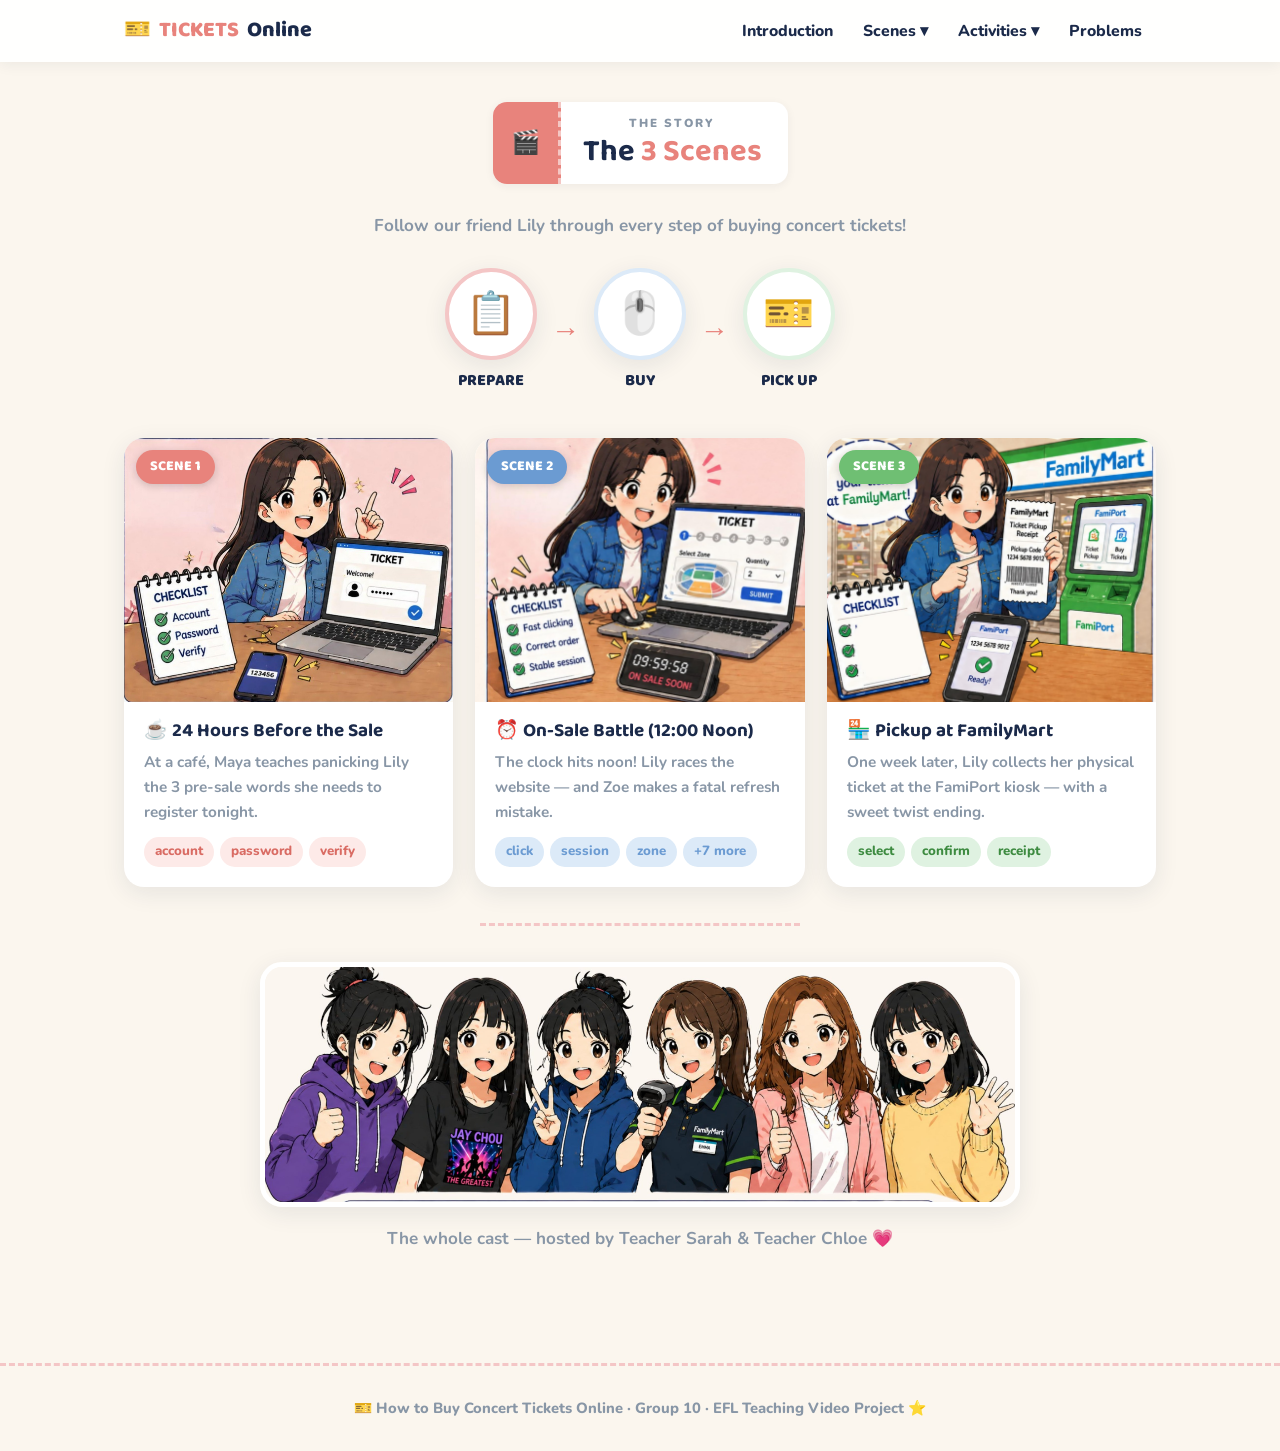
<file: scenes.html>
<!DOCTYPE html>
<html lang="en">
<head>
  <meta charset="UTF-8">
  <meta name="viewport" content="width=device-width, initial-scale=1.0">
  <title>Scenes — How to Buy Concert Tickets Online</title>
  <link rel="stylesheet" href="styles.css">
</head>
<body>

<nav class="site-nav">
  <div class="nav-inner">
    <a href="index.html" class="nav-logo">🎫 <span>TICKETS</span> Online</a>
    <button class="hamburger" onclick="document.querySelector('.nav-links').classList.toggle('open')">☰</button>
    <ul class="nav-links">
      <li><a href="index.html">Introduction</a></li>
      <li class="dropdown">
        <a href="scenes.html">Scenes ▾</a>
        <div class="dropdown-menu">
          <a href="scene1.html">Scene 1 — Prepare</a>
          <a href="scene2.html">Scene 2 — Buy</a>
          <a href="scene3.html">Scene 3 — Pick Up</a>
        </div>
      </li>
      <li class="dropdown">
        <a href="activity1.html">Activities ▾</a>
        <div class="dropdown-menu">
          <a href="activity1.html">Worksheet 1</a>
          <a href="activity2.html">Worksheet 2</a>
          <a href="activity3.html">Worksheet 3</a>
        </div>
      </li>
      <li><a href="problems.html">Problems</a></li>
    </ul>
  </div>
</nav>

<div class="container">

  <section style="text-align:center; padding-bottom: 16px;">
    <div class="ticket-title">
      <div class="tt-stub">🎬</div>
      <div class="tt-main">
        <div class="tt-eyebrow">The Story</div>
        <h2>The <span class="accent">3 Scenes</span></h2>
      </div>
    </div>
    <p class="section-sub" style="margin-top:0;">Follow our friend Lily through every step of buying concert tickets!</p>

    <div class="scenes-flow">
      <a href="scene1.html" class="flow-step">
        <div class="flow-circle">📋</div>
        <span class="flow-label">PREPARE</span>
      </a>
      <span class="flow-arrow">→</span>
      <a href="scene2.html" class="flow-step">
        <div class="flow-circle f2">🖱️</div>
        <span class="flow-label">BUY</span>
      </a>
      <span class="flow-arrow">→</span>
      <a href="scene3.html" class="flow-step">
        <div class="flow-circle f3">🎫</div>
        <span class="flow-label">PICK UP</span>
      </a>
    </div>
  </section>

  <div class="scene-cards">
    <a href="scene1.html" class="scene-card">
      <div class="sc-img">
        <img src="images/art-scene1.jpg" alt="Scene 1 — café preparation">
        <span class="sc-tag s1">SCENE 1</span>
      </div>
      <div class="sc-body">
        <h3>☕ 24 Hours Before the Sale</h3>
        <p>At a café, Maya teaches panicking Lily the 3 pre-sale words she needs to register tonight.</p>
        <div class="vocab-pills">
          <span class="vocab-pill">account</span>
          <span class="vocab-pill">password</span>
          <span class="vocab-pill">verify</span>
        </div>
      </div>
    </a>
    <a href="scene2.html" class="scene-card">
      <div class="sc-img">
        <img src="images/art-scene2.jpg" alt="Scene 2 — on-sale battle">
        <span class="sc-tag s2">SCENE 2</span>
      </div>
      <div class="sc-body">
        <h3>⏰ On-Sale Battle (12:00 Noon)</h3>
        <p>The clock hits noon! Lily races the website — and Zoe makes a fatal refresh mistake.</p>
        <div class="vocab-pills">
          <span class="vocab-pill blue">click</span>
          <span class="vocab-pill blue">session</span>
          <span class="vocab-pill blue">zone</span>
          <span class="vocab-pill blue">+7 more</span>
        </div>
      </div>
    </a>
    <a href="scene3.html" class="scene-card">
      <div class="sc-img">
        <img src="images/art-scene3.jpg" alt="Scene 3 — FamilyMart pickup">
        <span class="sc-tag s3">SCENE 3</span>
      </div>
      <div class="sc-body">
        <h3>🏪 Pickup at FamilyMart</h3>
        <p>One week later, Lily collects her physical ticket at the FamiPort kiosk — with a sweet twist ending.</p>
        <div class="vocab-pills">
          <span class="vocab-pill green">select</span>
          <span class="vocab-pill green">confirm</span>
          <span class="vocab-pill green">receipt</span>
        </div>
      </div>
    </a>
  </div>

  <hr class="divider">

  <section style="text-align:center; padding-top:0;">
    <img src="images/art-group.jpg" alt="All six characters together" class="group-photo" style="max-width:760px;">
    <p class="section-sub" style="margin-top:18px;">The whole cast — hosted by Teacher Sarah &amp; Teacher Chloe 💗</p>
  </section>

</div>

<footer class="site-footer">
  🎫 How to Buy Concert Tickets Online · Group 10 · EFL Teaching Video Project ⭐
</footer>

</body>
</html>
</file>
<file: styles.css>
@import url('https://fonts.googleapis.com/css2?family=Baloo+2:wght@500;600;700;800&family=Nunito:wght@400;600;700;800;900&display=swap');

:root {
  --bg: #FBF6EE;
  --navy: #1B2A4A;
  --coral: #E8837C;
  --coral-dark: #D96B63;
  --coral-light: #F4C6C6;
  --blue: #6B9BD2;
  --blue-light: #DCEAF8;
  --pink-light: #FDEAE8;
  --green: #6FBF73;
  --green-dark: #3D8B40;
  --green-light: #DFF2E1;
  --yellow: #F5C542;
  --yellow-light: #FFF3D6;
  --purple: #A78BDA;
  --purple-light: #ECE4FA;
  --white: #FFFFFF;
  --gray: #8896A6;
  --shadow: 0 6px 24px rgba(27,42,74,0.09);
  --shadow-sm: 0 2px 10px rgba(27,42,74,0.06);
  --radius: 18px;
}

* { margin: 0; padding: 0; box-sizing: border-box; }
html {
  scroll-behavior: smooth;
  font-size: 18px;
}

body {
  font-family: 'Nunito', sans-serif;
  background: var(--bg);
  color: var(--navy);
  line-height: 1.65;
  font-size: 20px;
}

h1,h2,h3,h4 { font-family: 'Baloo 2', cursive; line-height: 1.25; }
img { max-width: 100%; height: auto; }
a { color: var(--coral); text-decoration: none; transition: .2s; }

.container { max-width: 1080px; margin: 0 auto; padding: 0 24px; }
section { padding: 40px 0; }

/* ============ NAV ============ */
.site-nav {
  background: rgba(255,255,255,.92);
  backdrop-filter: blur(8px);
  box-shadow: 0 2px 14px rgba(27,42,74,.07);
  position: sticky; top: 0; z-index: 100;
}
.nav-inner {
  max-width: 1080px; margin: 0 auto;
  display: flex; align-items: center; justify-content: space-between;
  padding: 0 24px; height: 62px;
}
.nav-logo {
  font-family: 'Baloo 2', cursive; font-size: 1.2rem; font-weight: 800;
  color: var(--navy); display: flex; align-items: center; gap: 8px;
}
.nav-logo span { color: var(--coral); }
.nav-links { display: flex; list-style: none; gap: 2px; align-items: center; }
.nav-links a {
  display: block; padding: 8px 14px; border-radius: 10px;
  font-weight: 800; font-size: .88rem; color: var(--navy);
}
.nav-links a:hover, .nav-links a.active { background: var(--pink-light); color: var(--coral); }
.dropdown { position: relative; }
.dropdown-menu {
  display: none; position: absolute; top: 100%; left: 0;
  background: var(--white); border-radius: 14px; box-shadow: var(--shadow);
  min-width: 190px; padding: 8px; z-index: 50;
}
.dropdown:hover .dropdown-menu { display: block; }
.dropdown-menu a { padding: 8px 12px; border-radius: 9px; font-size: .84rem; }
.hamburger { display: none; background: none; border: none; font-size: 1.5rem; cursor: pointer; color: var(--navy); }

@media (max-width: 768px) {
  .hamburger { display: block; }
  .nav-links {
    display: none; position: absolute; top: 62px; left: 0; right: 0;
    background: var(--white); flex-direction: column; align-items: stretch;
    padding: 14px; box-shadow: var(--shadow);
  }
  .nav-links.open { display: flex; }
  .dropdown-menu { position: static; box-shadow: none; padding-left: 14px; display: block; }
}

/* ============ TICKET HEADER (signature element) ============ */
.ticket-title {
  display: inline-flex;
  align-items: stretch;
  background: var(--white);
  border-radius: 14px;
  box-shadow: var(--shadow-sm);
  overflow: hidden;
  position: relative;
  margin-bottom: 28px;
}
.ticket-title .tt-stub {
  background: var(--coral);
  color: #fff;
  display: flex; align-items: center; justify-content: center;
  font-size: 1.3rem;
  padding: 0 18px;
  border-right: 3px dashed rgba(255,255,255,.55);
  position: relative;
}
.ticket-title.blue .tt-stub { background: var(--blue); }
.ticket-title.green .tt-stub { background: var(--green); }
.ticket-title.yellow .tt-stub { background: var(--yellow); }
.ticket-title.purple .tt-stub { background: var(--purple); }
.ticket-title .tt-main {
  padding: 12px 26px 12px 22px;
}
.ticket-title .tt-eyebrow {
  font-size: .65rem; font-weight: 900; letter-spacing: 2px;
  text-transform: uppercase; color: var(--gray);
}
.ticket-title h2 {
  font-size: clamp(1.25rem, 3vw, 1.7rem);
  margin: 0;
}
.ticket-title h2 .accent { color: var(--coral); }
.title-center { text-align: center; }

/* ============ HERO ============ */
.hero-split {
  display: grid;
  grid-template-columns: 1fr 1.1fr;
  gap: 40px;
  align-items: center;
  padding: 48px 0 40px;
}
@media (max-width: 800px) {
  .hero-split { grid-template-columns: 1fr; }
}
.hero-art {
  position: relative;
}
.hero-art img {
  border-radius: 24px;
  box-shadow: 0 16px 40px rgba(27,42,74,.18);
  border: 5px solid var(--white);
  transform: rotate(-2deg);
}
.hero-art::after {
  content: '🎶';
  position: absolute; top: -16px; right: -10px;
  font-size: 2rem;
  transform: rotate(15deg);
}
.hero-copy { text-align: left; }
@media (max-width: 800px) { .hero-copy { text-align: center; } }
.hero-badge {
  display: inline-block; background: var(--yellow-light);
  font-weight: 800; font-size: .8rem; padding: 6px 18px;
  border-radius: 50px; margin-bottom: 14px; border: 2px dashed var(--yellow);
}
.hero-copy h1 {
  font-size: clamp(2rem, 4.6vw, 3.1rem);
  font-weight: 800;
}
.hero-copy h1 .w1 { color: var(--navy); }
.hero-copy h1 .w2 {
  color: var(--coral);
  text-shadow: 3px 3px 0 var(--coral-light);
}
.hero-copy h1 .w3 {
  color: var(--blue);
  text-shadow: 3px 3px 0 var(--blue-light);
}
.hero-copy .subtitle { font-size: 1rem; color: var(--gray); font-weight: 700; margin: 10px 0 20px; }

.hero-steps {
  display: flex; gap: 10px; align-items: center; flex-wrap: wrap;
  margin-bottom: 24px;
}
@media (max-width: 800px) { .hero-steps { justify-content: center; } }
.hstep {
  display: flex; align-items: center; gap: 7px;
  background: var(--white); padding: 8px 16px;
  border-radius: 50px; box-shadow: var(--shadow-sm);
  font-family: 'Baloo 2', cursive; font-weight: 700; font-size: .85rem;
}
.hstep .he { font-size: 1.1rem; }
.harrow { color: var(--coral); font-weight: 900; }

.video-btn {
  display: inline-flex; align-items: center; gap: 10px;
  background: linear-gradient(135deg, var(--coral), var(--coral-dark));
  color: #fff; font-family: 'Baloo 2', cursive;
  font-size: 1.05rem; font-weight: 700;
  padding: 14px 32px; border-radius: 50px;
  box-shadow: 0 6px 20px rgba(232,131,124,.4);
  transition: .25s;
}
.video-btn:hover { transform: translateY(-3px); box-shadow: 0 10px 28px rgba(232,131,124,.5); color: #fff; }

/* ============ INFO STRIP ============ */
.info-strip {
  display: grid;
  grid-template-columns: repeat(4, 1fr);
  gap: 14px;
}
@media (max-width: 800px) { .info-strip { grid-template-columns: repeat(2, 1fr); } }
.info-chip {
  background: var(--white); border-radius: var(--radius);
  padding: 18px 14px; text-align: center;
  box-shadow: var(--shadow-sm);
  position: relative; overflow: hidden;
}
.info-chip::before {
  content: ''; position: absolute; top: 0; left: 0; right: 0; height: 5px;
}
.info-chip.c1::before { background: var(--coral); }
.info-chip.c2::before { background: var(--blue); }
.info-chip.c3::before { background: var(--yellow); }
.info-chip.c4::before { background: var(--purple); }
.info-chip .ic { font-size: 1.7rem; }
.info-chip .lb { font-size: .68rem; color: var(--gray); font-weight: 900; text-transform: uppercase; letter-spacing: 1px; margin-top: 4px; }
.info-chip .vl { font-family: 'Baloo 2', cursive; font-weight: 700; font-size: 1rem; }

/* ============ MOTIVE (visual cards) ============ */
.motive-split {
  display: grid; grid-template-columns: 280px 1fr;
  gap: 26px; align-items: center;
  background: var(--white); border-radius: 22px;
  padding: 26px; box-shadow: var(--shadow);
  margin-bottom: 24px;
}
.motive-split.flip { grid-template-columns: 1fr 280px; }
.motive-split.flip .ms-art { order: 2; }
@media (max-width: 760px) {
  .motive-split, .motive-split.flip { grid-template-columns: 1fr; }
  .motive-split.flip .ms-art { order: 0; }
}
.ms-art img { border-radius: 16px; }
.ms-body h3 { font-size: 1.2rem; margin-bottom: 14px; display: flex; align-items: center; gap: 8px; }
.ms-body h3 .num {
  width: 30px; height: 30px; flex-shrink: 0;
  background: var(--coral); color: #fff; border-radius: 50%;
  display: inline-flex; align-items: center; justify-content: center;
  font-size: .85rem;
}
.reason-chips { display: grid; grid-template-columns: 1fr 1fr; gap: 10px; }
@media (max-width: 560px) { .reason-chips { grid-template-columns: 1fr; } }
.reason-chip {
  display: flex; align-items: center; gap: 10px;
  padding: 12px 14px; border-radius: 13px;
  font-weight: 800; font-size: .85rem; line-height: 1.35;
}
.reason-chip .re { font-size: 1.25rem; flex-shrink: 0; }
.reason-chip.p1 { background: var(--pink-light); }
.reason-chip.p2 { background: var(--yellow-light); }
.reason-chip.p3 { background: var(--blue-light); }
.reason-chip.p4 { background: var(--green-light); }

/* ============ SCENE CARDS ============ */
.scene-cards {
  display: grid; grid-template-columns: repeat(3, 1fr); gap: 22px;
}
@media (max-width: 800px) { .scene-cards { grid-template-columns: 1fr; } }
.scene-card {
  background: var(--white); border-radius: 20px; overflow: hidden;
  box-shadow: var(--shadow); color: var(--navy);
  transition: transform .22s, box-shadow .22s;
  display: flex; flex-direction: column;
}
.scene-card:hover { transform: translateY(-6px); box-shadow: 0 14px 34px rgba(27,42,74,.15); color: var(--navy); }
.scene-card .sc-img { position: relative; }
.scene-card .sc-img img { display: block; width: 100%; aspect-ratio: 5/4; object-fit: cover; }
.scene-card .sc-tag {
  position: absolute; top: 12px; left: 12px;
  font-family: 'Baloo 2', cursive; font-weight: 800; font-size: .78rem;
  color: #fff; padding: 5px 14px; border-radius: 50px;
  box-shadow: 0 2px 8px rgba(0,0,0,.18);
}
.sc-tag.s1 { background: var(--coral); }
.sc-tag.s2 { background: var(--blue); }
.sc-tag.s3 { background: var(--green); }
.scene-card .sc-body { padding: 18px 20px 20px; flex: 1; }
.scene-card .sc-body h3 { font-size: 1.05rem; margin-bottom: 6px; }
.scene-card .sc-body p { font-size: .85rem; color: var(--gray); font-weight: 700; margin-bottom: 12px; }
.vocab-pills { display: flex; flex-wrap: wrap; gap: 6px; }
.vocab-pill {
  background: var(--pink-light); color: var(--coral-dark);
  font-weight: 800; font-size: .74rem; padding: 4px 11px; border-radius: 50px;
}
.vocab-pill.blue { background: var(--blue-light); color: var(--blue); }
.vocab-pill.green { background: var(--green-light); color: var(--green-dark); }

/* ============ AIMS ============ */
.aims-row { display: grid; grid-template-columns: repeat(3,1fr); gap: 16px; }
@media (max-width: 760px) { .aims-row { grid-template-columns: 1fr; } }
.aim-card {
  border-radius: 16px; padding: 18px 20px;
  font-weight: 800; font-size: .9rem; line-height: 1.5;
  display: flex; gap: 12px; align-items: flex-start;
}
.aim-card .an {
  width: 34px; height: 34px; flex-shrink: 0; border-radius: 10px;
  display: flex; align-items: center; justify-content: center;
  font-family: 'Baloo 2', cursive; font-weight: 800; color: #fff;
}
.aim-card.s1 { background: var(--pink-light); } .aim-card.s1 .an { background: var(--coral); }
.aim-card.s2 { background: var(--blue-light); } .aim-card.s2 .an { background: var(--blue); }
.aim-card.s3 { background: var(--green-light); } .aim-card.s3 .an { background: var(--green); }

/* ============ SCENE PAGE ============ */
.scene-hero {
  display: grid; grid-template-columns: 1fr 360px;
  gap: 36px; align-items: center; padding: 44px 0 28px;
}
@media (max-width: 800px) { .scene-hero { grid-template-columns: 1fr; } .scene-hero .sh-art { order: -1; max-width: 420px; margin: 0 auto; } }
.scene-hero .sh-art img {
  border-radius: 22px; border: 5px solid var(--white);
  box-shadow: var(--shadow); transform: rotate(2deg);
}
.scene-num {
  display: inline-block; color: #fff;
  font-family: 'Baloo 2', cursive; font-weight: 800; font-size: .9rem;
  padding: 6px 20px; border-radius: 50px; margin-bottom: 12px;
  background: var(--coral);
}
.scene-num.s2 { background: var(--blue); }
.scene-num.s3 { background: var(--green); }
.scene-hero h1 { font-size: clamp(1.6rem, 4vw, 2.4rem); }
.scene-hero .scene-desc { color: var(--gray); font-weight: 700; margin-top: 8px; }

/* facts row */
.facts-row {
  display: grid; grid-template-columns: repeat(3, 1fr);
  gap: 14px; margin-bottom: 14px;
}
@media (max-width: 700px) { .facts-row { grid-template-columns: 1fr; } }
.fact {
  background: var(--white); border-radius: 14px; padding: 14px 16px;
  box-shadow: var(--shadow-sm);
  display: flex; gap: 12px; align-items: flex-start;
}
.fact .fi { font-size: 1.4rem; flex-shrink: 0; }
.fact .fl { font-size: .66rem; font-weight: 900; text-transform: uppercase; letter-spacing: 1px; color: var(--gray); }
.fact .fv { font-weight: 800; font-size: .88rem; line-height: 1.4; }

.storyboard-img {
  width: 100%; border-radius: 20px;
  box-shadow: var(--shadow); border: 4px solid var(--white);
  margin: 8px 0;
}

/* script */
.script-box {
  background: var(--white); border-radius: 20px;
  padding: 30px; box-shadow: var(--shadow);
  margin: 28px 0; border-left: 6px solid var(--coral);
}
.script-box.s2 { border-left-color: var(--blue); }
.script-box.s3 { border-left-color: var(--green); }
.script-line { margin-bottom: 9px; font-size: .93rem; line-height: 1.75; }
.script-line .speaker { font-weight: 900; }
.speaker.lily { color: #9B59B6; } .speaker.zoe { color: var(--blue); }
.speaker.maya { color: #27AE60; } .speaker.emma { color: #16A085; }
.vocab-highlight { color: var(--coral-dark); font-weight: 900; }
.stage-dir { font-style: italic; color: var(--gray); }

/* collapsible script */
.script-toggle {
  background: var(--bg); border: 2px dashed var(--coral-light);
  border-radius: 50px; padding: 10px 24px;
  font-family: 'Baloo 2', cursive; font-weight: 700; font-size: .92rem;
  color: var(--coral-dark); cursor: pointer; display: block;
  margin: 0 auto;
}
.script-toggle:hover { background: var(--pink-light); }

/* vocab grid */
.vocab-grid {
  display: grid; grid-template-columns: repeat(auto-fill, minmax(170px, 1fr));
  gap: 14px;
}
.vocab-item {
  text-align: center; padding: 18px 12px; border-radius: 16px;
  background: var(--pink-light);
  transition: transform .18s;
}
.vocab-item:hover { transform: translateY(-3px); }
.vocab-item.blue { background: var(--blue-light); }
.vocab-item.green { background: var(--green-light); }
.vocab-item .vi { font-size: 1.8rem; }
.vocab-item .word { font-family: 'Baloo 2', cursive; font-size: 1.08rem; font-weight: 700; margin-top: 4px; }
.vocab-item .def { font-size: .8rem; font-weight: 700; }
.vocab-item .zh { font-size: .82rem; color: var(--gray); font-weight: 700; }

/* ============ FLOW (scenes hub) ============ */
.scenes-flow {
  display: flex; align-items: center; justify-content: center;
  gap: 14px; flex-wrap: wrap; margin: 28px 0;
}
.flow-step { display: flex; flex-direction: column; align-items: center; gap: 8px; }
.flow-circle {
  width: 92px; height: 92px; border-radius: 50%;
  display: flex; align-items: center; justify-content: center;
  font-size: 2.3rem; box-shadow: var(--shadow);
  transition: transform .2s; background: var(--white);
  border: 4px solid var(--coral-light);
}
.flow-step:hover .flow-circle { transform: scale(1.08); }
.flow-circle.f2 { border-color: var(--blue-light); }
.flow-circle.f3 { border-color: var(--green-light); }
.flow-label { font-family: 'Baloo 2', cursive; font-weight: 800; font-size: .9rem; color: var(--navy); }
.flow-arrow { font-size: 1.6rem; color: var(--coral); font-weight: 900; }

/* ============ INTERACTIVE WORKSHEETS ============ */
.ws-card {
  background: var(--white); border-radius: 22px;
  padding: 30px; box-shadow: var(--shadow); margin-bottom: 34px;
}
.ws-head { display: flex; align-items: center; gap: 14px; margin-bottom: 6px; flex-wrap: wrap; }
.ws-head .ws-icon {
  width: 50px; height: 50px; border-radius: 14px;
  display: flex; align-items: center; justify-content: center;
  font-size: 1.5rem; flex-shrink: 0;
}
.ws-head h3 { font-size: 1.25rem; }
.ws-instructions {
  color: var(--gray); font-weight: 700; font-size: .9rem;
  margin: 8px 0 20px;
}
.ws-score {
  margin-left: auto;
  font-family: 'Baloo 2', cursive; font-weight: 800; font-size: .95rem;
  background: var(--yellow-light); padding: 6px 16px; border-radius: 50px;
}

/* matching */
.match-board { display: grid; grid-template-columns: 1fr 1fr; gap: 18px; }
@media (max-width: 560px) { .match-board { gap: 10px; } }
.match-col-head {
  font-family: 'Baloo 2', cursive; font-weight: 700; font-size: .9rem;
  text-align: center; padding: 8px; border-radius: 10px; margin-bottom: 10px;
}
.mch-en { background: var(--blue-light); color: var(--blue); }
.mch-zh { background: var(--pink-light); color: var(--coral-dark); }
.match-btn {
  display: flex; align-items: center; gap: 10px;
  width: 100%; padding: 11px 14px; margin-bottom: 7px;
  border-radius: 12px; border: 2px solid transparent;
  background: var(--bg); font-family: 'Nunito', sans-serif;
  font-weight: 800; font-size: .92rem; color: var(--navy);
  cursor: pointer; transition: .15s; text-align: left;
}
.match-btn:hover:not(:disabled) { border-color: var(--coral-light); transform: translateX(2px); }
.match-btn.selected { border-color: var(--coral); background: var(--pink-light); }
.match-btn.matched { background: var(--green-light); color: var(--green-dark); cursor: default; }
.match-btn.wrong { animation: shake .35s; border-color: #E05B5B; background: #FDE2E2; }
.match-btn:disabled { opacity: .85; }
@keyframes shake {
  0%,100% { transform: translateX(0); }
  25% { transform: translateX(-5px); } 75% { transform: translateX(5px); }
}

/* fill in blank */
.fitb-grid { display: grid; grid-template-columns: 1fr 1fr; gap: 12px; }
@media (max-width: 720px) { .fitb-grid { grid-template-columns: 1fr; } }
.fitb-item {
  padding: 14px 16px; background: var(--bg); border-radius: 14px;
  font-size: .88rem; font-weight: 700;
  display: flex; gap: 10px; align-items: flex-start;
  border: 2px solid transparent; transition: .2s;
}
.fitb-item.correct { border-color: var(--green); background: var(--green-light); }
.fitb-item.incorrect { border-color: #E05B5B; background: #FDE2E2; }
.fitb-item .num {
  width: 25px; height: 25px; flex-shrink: 0;
  background: var(--blue); color: #fff; border-radius: 50%;
  display: inline-flex; align-items: center; justify-content: center;
  font-size: .76rem; font-weight: 900;
}
.fitb-select, .order-select {
  font-family: 'Nunito', sans-serif; font-weight: 800; font-size: .85rem;
  padding: 4px 8px; border-radius: 8px;
  border: 2px dashed var(--coral); background: var(--white);
  color: var(--coral-dark); cursor: pointer; margin: 0 3px;
}

.word-bank {
  display: flex; flex-wrap: wrap; gap: 8px;
  padding: 14px 18px; background: var(--yellow-light);
  border-radius: 14px; margin-bottom: 18px; justify-content: center;
  align-items: center;
}
.word-bank .wb-label {
  font-family: 'Baloo 2', cursive; font-weight: 800; font-size: .8rem;
  background: var(--yellow); padding: 3px 12px; border-radius: 50px;
}
.word-bank span.wbw { font-weight: 800; font-size: .88rem; }

/* ordering */
.order-list { display: grid; gap: 9px; }
.order-item {
  display: flex; align-items: center; gap: 13px;
  padding: 12px 16px; background: var(--bg); border-radius: 13px;
  font-weight: 700; font-size: .9rem;
  border: 2px solid transparent; transition: .2s;
}
.order-item.correct { border-color: var(--green); background: var(--green-light); }
.order-item.incorrect { border-color: #E05B5B; background: #FDE2E2; }
.order-item .oi { font-size: 1.25rem; flex-shrink: 0; }
.order-vocab { font-weight: 900; color: var(--coral-dark); }
.order-select { min-width: 56px; text-align: center; }

/* check buttons */
.check-btn {
  display: inline-flex; align-items: center; gap: 8px;
  background: linear-gradient(135deg, var(--green), var(--green-dark));
  color: #fff; border: none; cursor: pointer;
  font-family: 'Baloo 2', cursive; font-weight: 700; font-size: .95rem;
  padding: 11px 28px; border-radius: 50px;
  box-shadow: 0 4px 14px rgba(111,191,115,.4);
  transition: .2s; margin-top: 18px;
}
.check-btn:hover { transform: translateY(-2px); }
.reset-btn {
  background: var(--white); color: var(--gray);
  border: 2px solid #E3E8EE; cursor: pointer;
  font-family: 'Baloo 2', cursive; font-weight: 700; font-size: .95rem;
  padding: 10px 24px; border-radius: 50px;
  margin: 18px 0 0 10px; transition: .2s;
}
.reset-btn:hover { border-color: var(--coral-light); color: var(--coral); }
.ws-result {
  margin-top: 14px; font-weight: 900; font-size: 1rem;
  min-height: 26px;
}
.ws-result.good { color: var(--green-dark); }
.ws-result.bad { color: #D14545; }

/* ============ PROBLEMS ============ */
.problem-row {
  background: var(--white); border-radius: 20px;
  padding: 22px 26px; box-shadow: var(--shadow);
  margin-bottom: 18px;
  display: grid; grid-template-columns: 64px 1fr auto 1fr;
  gap: 18px; align-items: center;
}
@media (max-width: 760px) {
  .problem-row { grid-template-columns: 56px 1fr; }
  .problem-row .pr-arrow { display: none; }
  .problem-row .pr-sol { grid-column: 1 / -1; }
}
.pr-icon {
  width: 64px; height: 64px; border-radius: 17px;
  display: flex; align-items: center; justify-content: center;
  font-size: 1.8rem;
}
.pr-icon.i1 { background: var(--pink-light); }
.pr-icon.i2 { background: var(--blue-light); }
.pr-icon.i3 { background: var(--green-light); }
.pr-icon.i4 { background: var(--yellow-light); }
.pr-prob h4 { font-size: 1.02rem; }
.pr-prob p { font-size: .82rem; color: var(--gray); font-weight: 700; margin-top: 2px; }
.pr-arrow { font-size: 1.5rem; color: var(--coral); }
.pr-sol {
  background: var(--green-light); border-radius: 14px;
  padding: 13px 16px; display: flex; gap: 10px; align-items: center;
}
.pr-sol .ps-badge {
  background: var(--green); color: #fff;
  font-family: 'Baloo 2', cursive; font-weight: 700; font-size: .62rem;
  letter-spacing: 1px; padding: 3px 10px; border-radius: 50px;
  flex-shrink: 0;
}
.pr-sol p { font-weight: 800; font-size: .85rem; line-height: 1.45; }

/* ============ MISC ============ */
.divider {
  border: none; height: 0; margin: 36px auto;
  max-width: 320px;
  border-top: 3px dashed var(--coral-light);
  position: relative;
}
.divider::after {
  content: '🎫'; position: absolute; top: -14px; left: 50%;
  transform: translateX(-50%); background: var(--bg); padding: 0 12px;
  font-size: 1.1rem;
}

.page-nav { display: flex; justify-content: space-between; gap: 14px; margin-top: 36px; flex-wrap: wrap; }
.page-nav a {
  display: inline-flex; align-items: center; gap: 8px;
  background: var(--white); padding: 11px 24px; border-radius: 50px;
  font-weight: 800; font-size: .88rem; box-shadow: var(--shadow-sm);
  color: var(--navy);
}
.page-nav a:hover { background: var(--coral); color: #fff; }

.site-footer {
  text-align: center; padding: 30px 24px; margin-top: 44px;
  color: var(--gray); font-size: .82rem; font-weight: 800;
  border-top: 3px dashed var(--coral-light);
}

.section-sub {
  text-align: center; color: var(--gray); font-weight: 700;
  font-size: .95rem; margin: -16px 0 26px;
}

/* characters strip */
.char-strip {
  display: flex; justify-content: center; flex-wrap: wrap; gap: 14px;
}
.char-chip {
  background: var(--white); border-radius: 16px;
  padding: 16px 14px 14px; text-align: center; width: 124px;
  box-shadow: var(--shadow-sm); transition: transform .2s;
}
.char-chip:hover { transform: translateY(-4px); }
.char-chip .ca {
  width: 58px; height: 58px; border-radius: 50%;
  display: flex; align-items: center; justify-content: center;
  font-size: 1.7rem; margin: 0 auto 8px;
}
.char-chip img.ca { object-fit: cover; }
.char-chip .cn { font-family: 'Baloo 2', cursive; font-weight: 700; font-size: .95rem; }
.char-chip .cr { font-size: .7rem; color: var(--gray); font-weight: 800; line-height: 1.3; }

.group-photo {
  border-radius: 22px; border: 5px solid var(--white);
  box-shadow: var(--shadow); display: block; margin: 0 auto;
}
</file>
